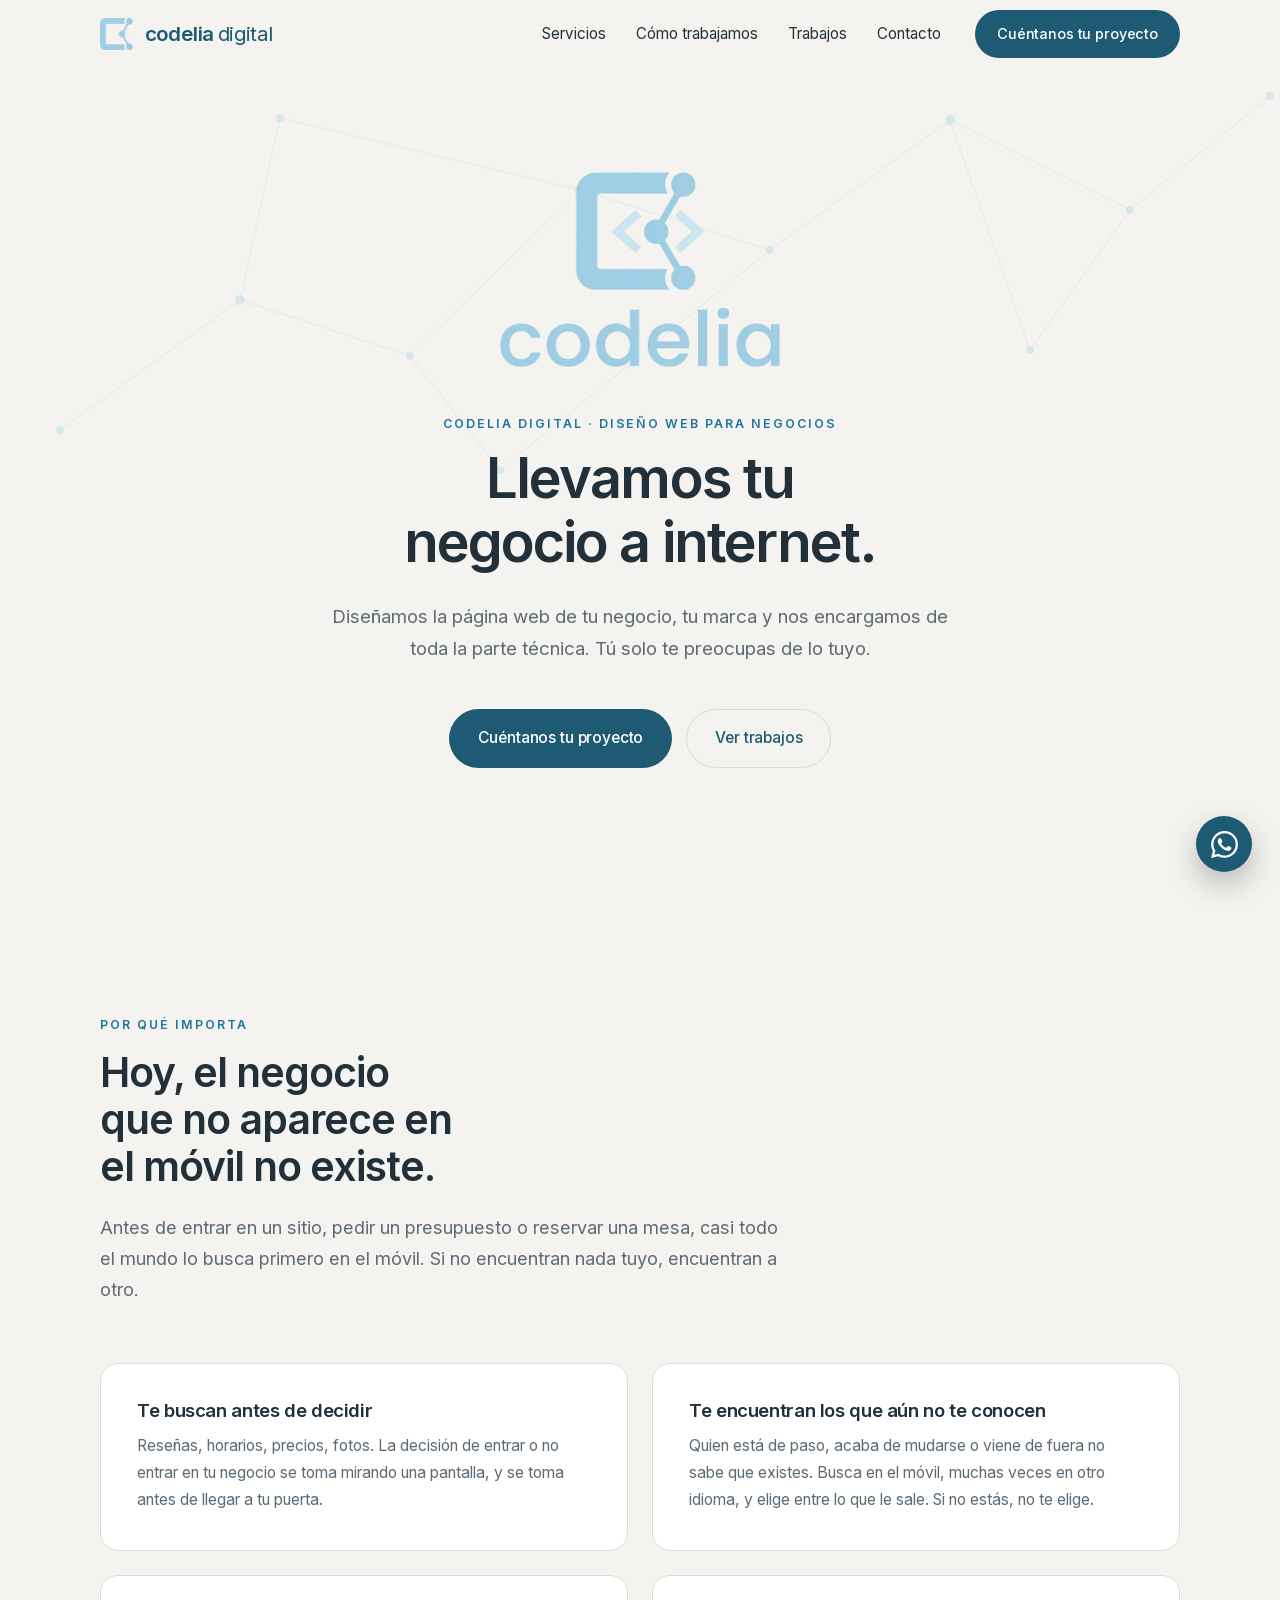
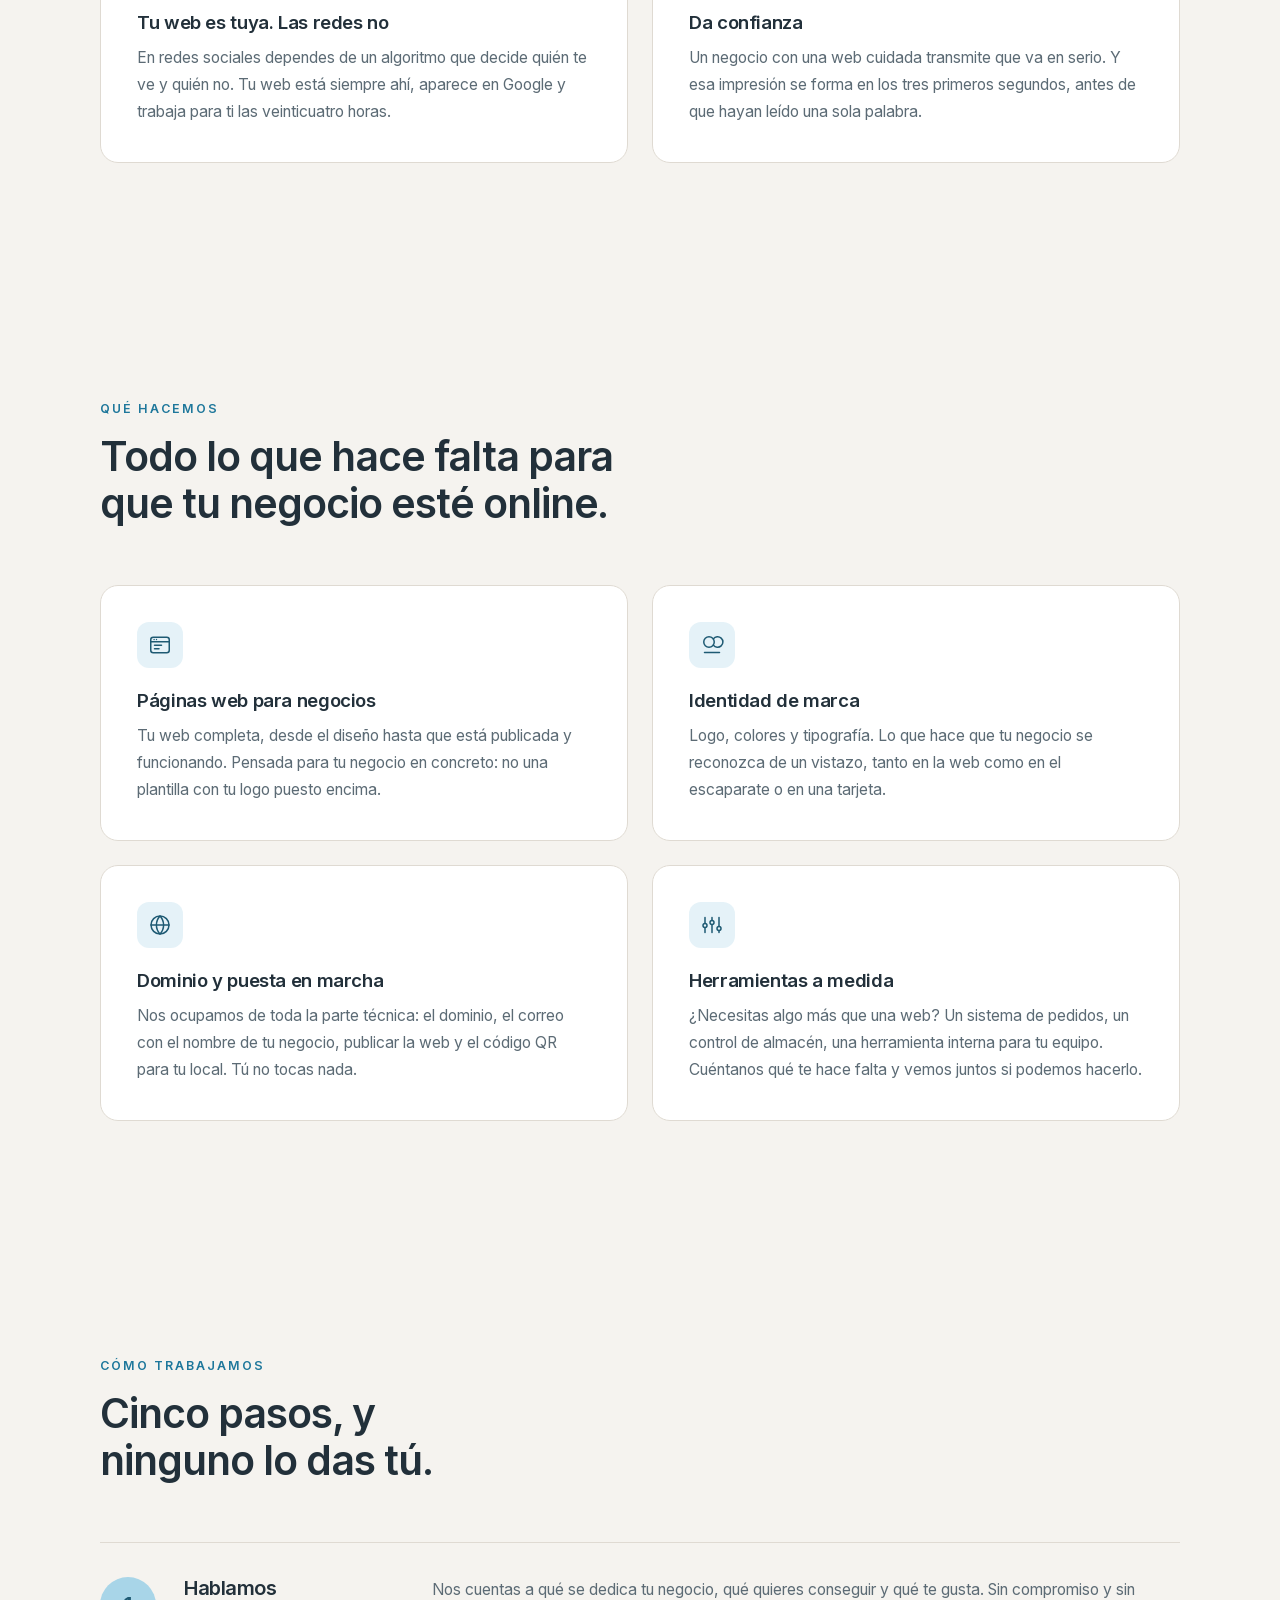
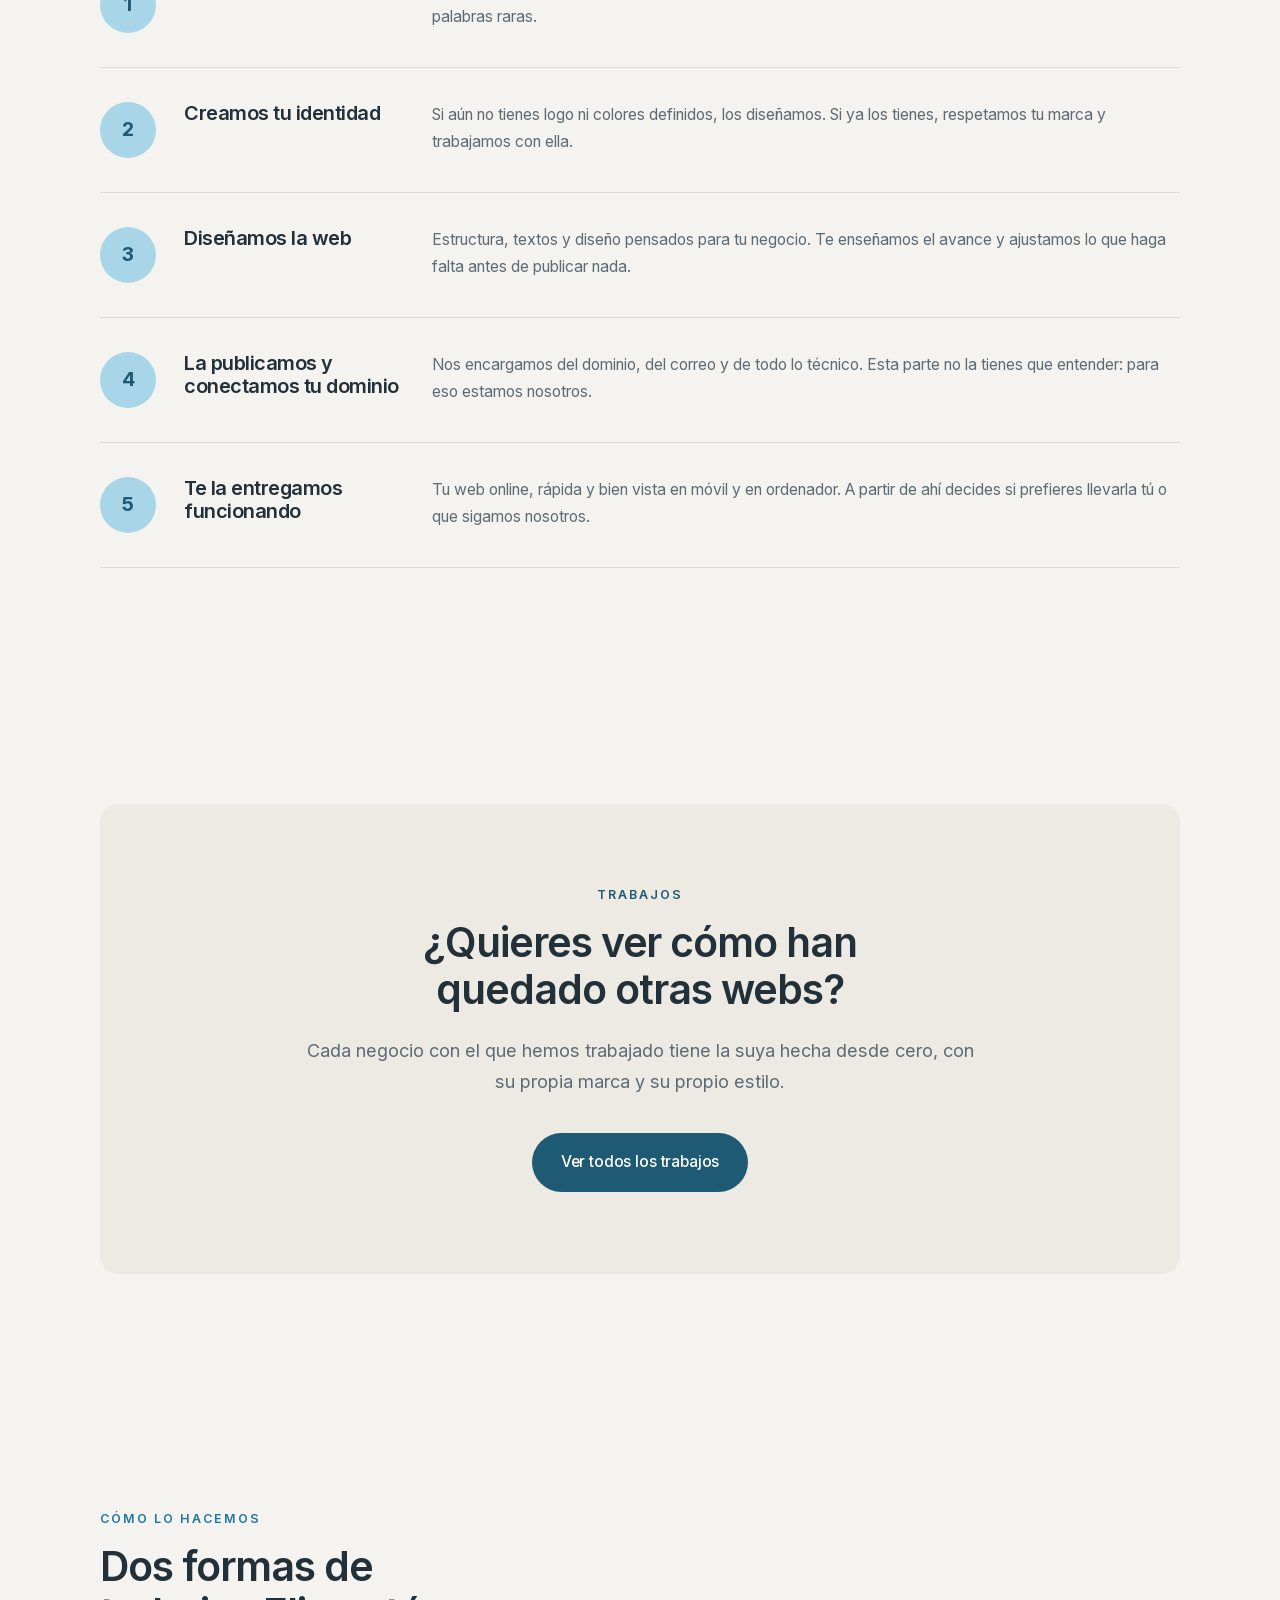
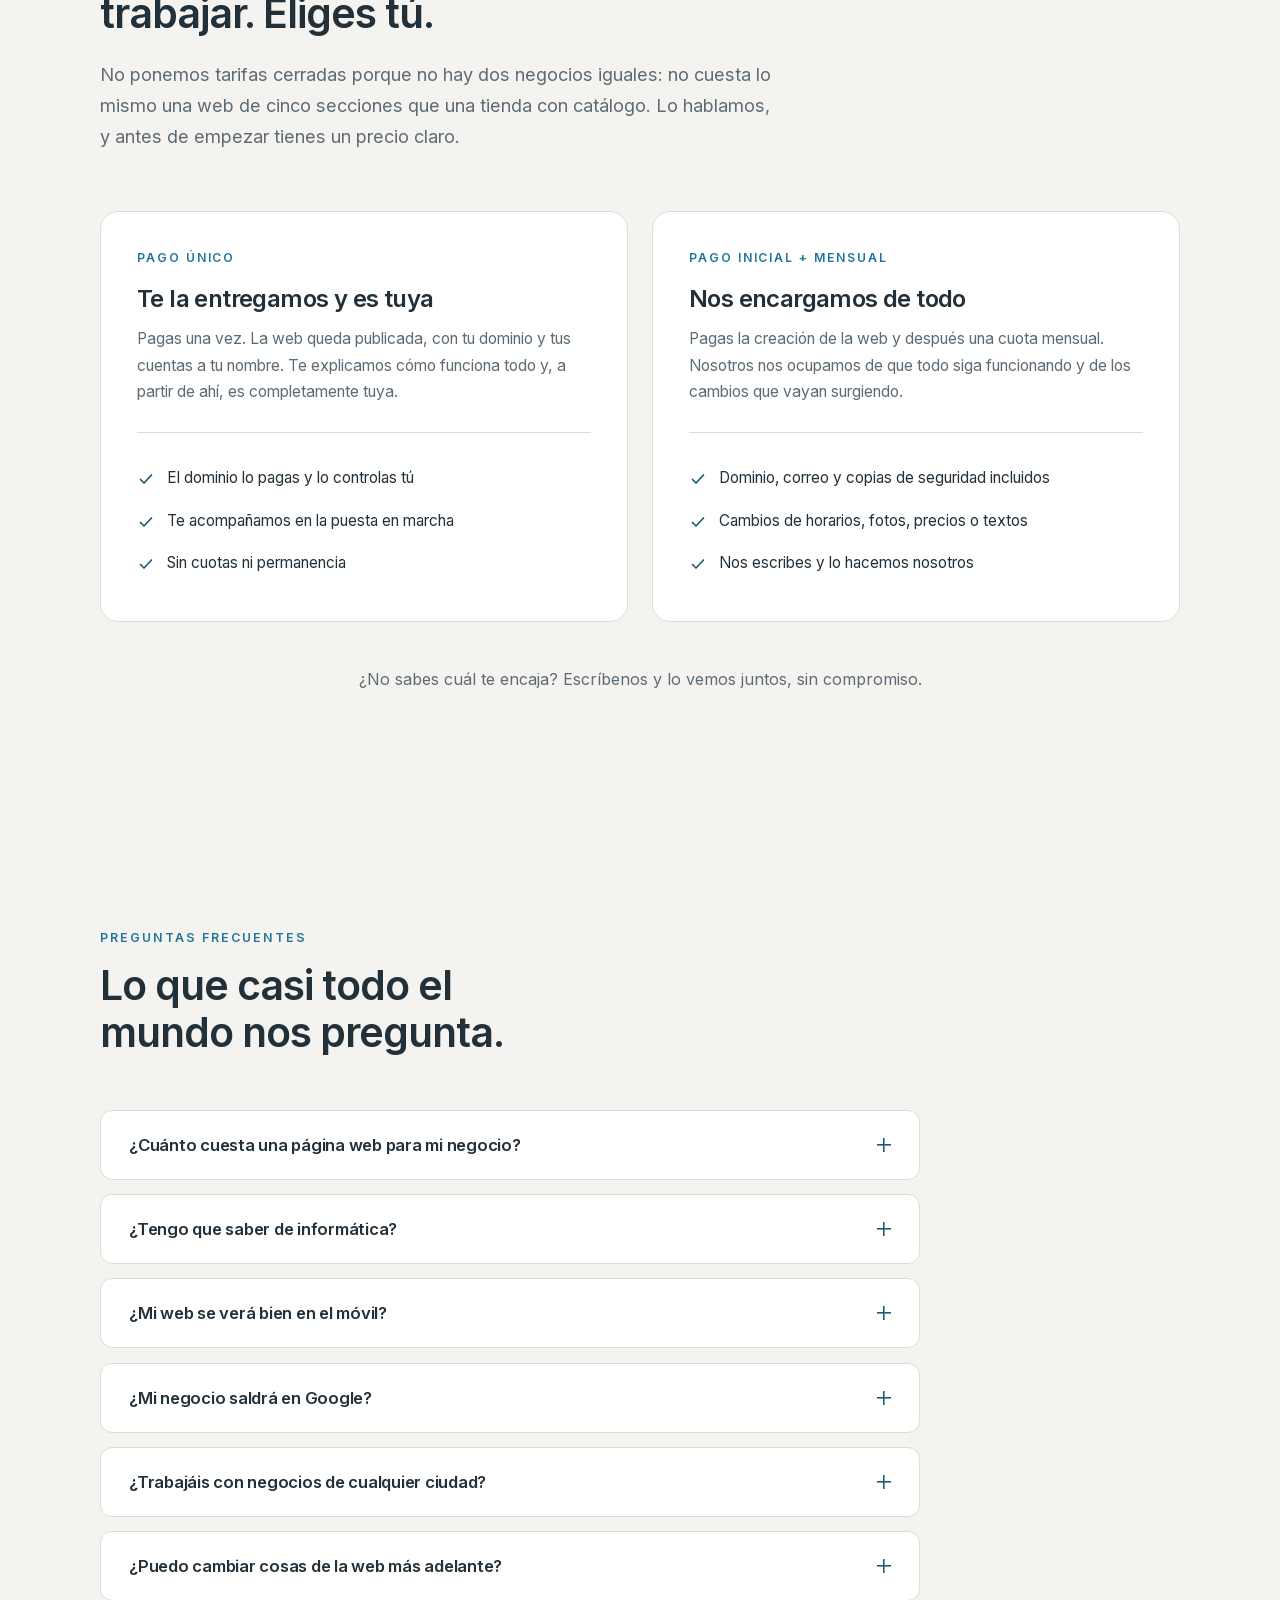
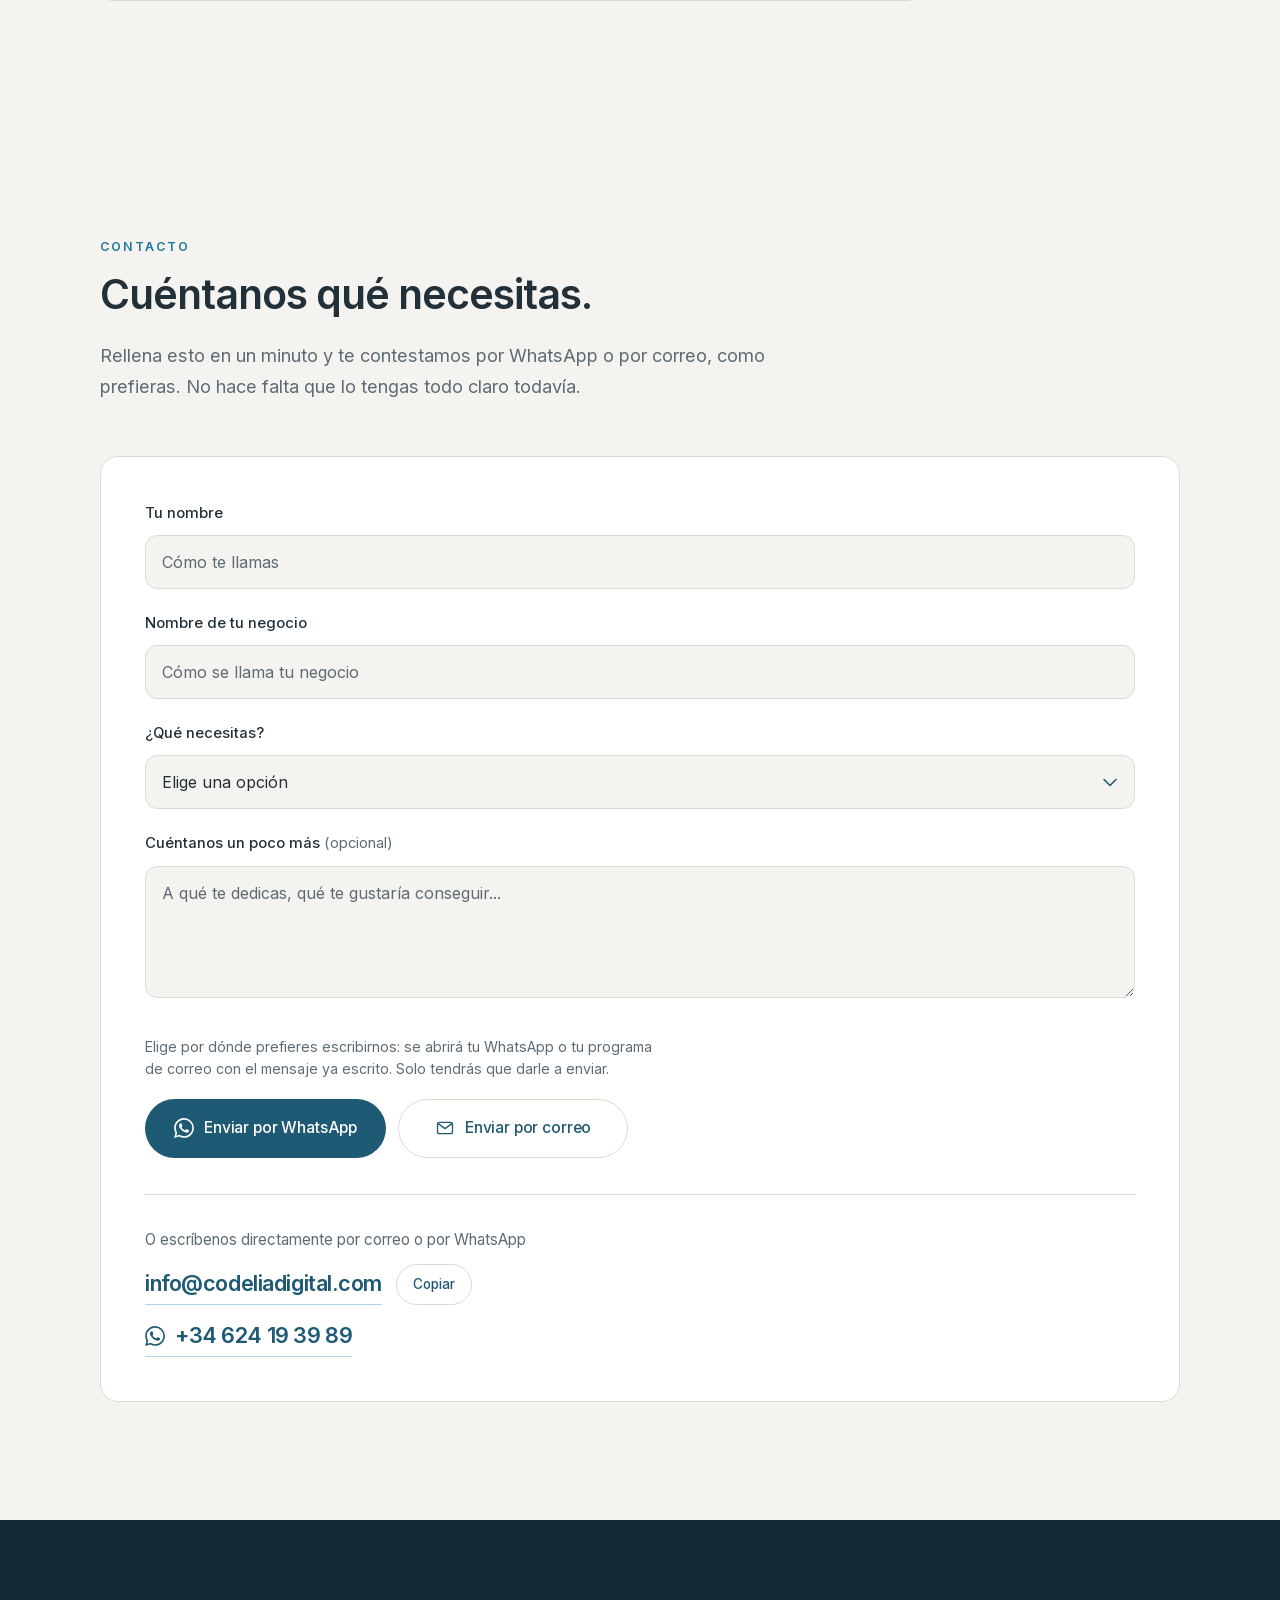
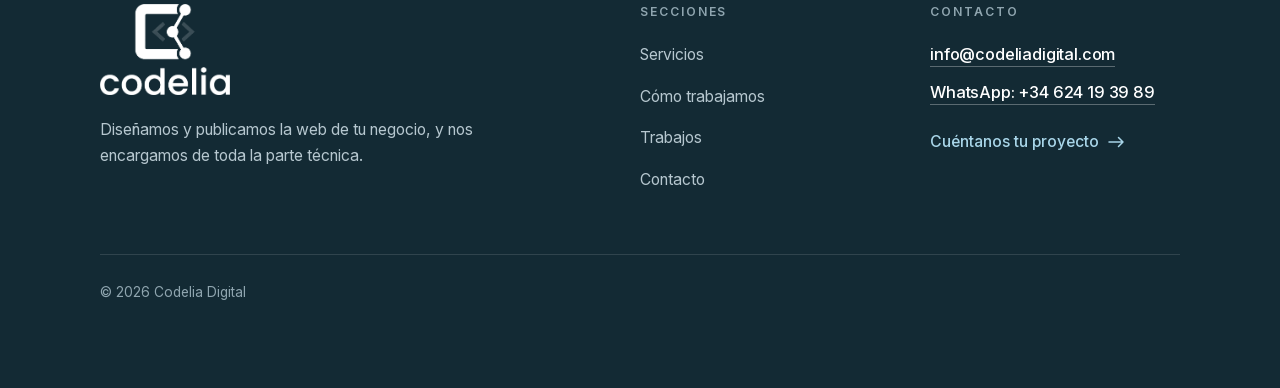
<file: index.html>
<!DOCTYPE html>
<html lang="es">
<head>
<meta charset="utf-8">
<meta name="viewport" content="width=device-width, initial-scale=1">

<title>Codelia Digital | Diseño de páginas web para negocios y pymes</title>
<meta name="description" content="Diseñamos la página web de tu negocio, tu logo y tu marca, y nos encargamos de todo lo técnico: dominio, correo y publicación. Para negocios de toda España.">
<link rel="canonical" href="https://codeliadigital.com/">
<meta name="robots" content="index, follow, max-image-preview:large">
<meta name="theme-color" content="#F5F3EF">

<link rel="icon" href="/favicon.ico" sizes="48x48">
<link rel="icon" type="image/png" sizes="96x96" href="/favicon-96.png">
<link rel="icon" type="image/png" sizes="512x512" href="/favicon.png">
<link rel="apple-touch-icon" href="favicon.png">
<link rel="sitemap" type="application/xml" href="/sitemap.xml">

<meta property="og:type" content="website">
<meta property="og:site_name" content="Codelia Digital">
<meta property="og:locale" content="es_ES">
<meta property="og:url" content="https://codeliadigital.com/">
<meta property="og:title" content="Codelia Digital | Diseño de páginas web para negocios y pymes">
<meta property="og:description" content="Diseñamos la página web de tu negocio, tu logo y tu marca, y nos encargamos de todo lo técnico: dominio, correo y publicación. Para negocios de toda España.">
<meta property="og:image" content="https://codeliadigital.com/img/og-codelia.png">
<meta property="og:image:width" content="1200">
<meta property="og:image:height" content="630">
<meta property="og:image:type" content="image/png">
<meta property="og:image:alt" content="Logo de Codelia">
<meta name="twitter:card" content="summary_large_image">
<meta name="twitter:title" content="Codelia Digital | Diseño de páginas web para negocios y pymes">
<meta name="twitter:description" content="Creamos la web de tu negocio y nos encargamos de todo lo técnico: diseño, marca, dominio y publicación.">
<meta name="twitter:image" content="https://codeliadigital.com/img/og-codelia.png">

<link rel="preload" href="fonts/inter-variable-latin.woff2" as="font" type="font/woff2" crossorigin>
<link rel="stylesheet" href="styles.css">
<script>document.documentElement.classList.add('con-js');</script>
</head>

<body>
<a class="salta-al-contenido" href="#contenido">Saltar al contenido</a>

<!-- ===================== Cabecera ===================== -->
<header class="cabecera" id="cabecera">
  <div class="contenedor cabecera__interior">

    <a class="marca" href="/">
      <img src="img/codelia-icono.webp" width="35" height="32" alt="" loading="eager" decoding="async">
      <span>codelia <span class="marca__apellido">digital</span></span>
    </a>

    <button class="hamburguesa" id="hamburguesa" type="button"
            aria-label="Abrir el menú" aria-expanded="false" aria-controls="navegacion">
      <span class="hamburguesa__barras"></span>
    </button>

    <nav class="navegacion" id="navegacion" aria-label="Menú principal">
      <ul class="navegacion__lista">
        <li><a class="navegacion__enlace" href="#servicios">Servicios</a></li>
        <li><a class="navegacion__enlace" href="#como-trabajamos">Cómo trabajamos</a></li>
        <li><a class="navegacion__enlace" href="trabajos.html">Trabajos</a></li>
        <li><a class="navegacion__enlace" href="#contacto">Contacto</a></li>
      </ul>
      <a class="boton boton--principal" href="#contacto">Cuéntanos tu proyecto</a>
    </nav>

  </div>
</header>

<main id="contenido">

  <!-- ===================== 1. Portada ===================== -->
  <section class="portada">

    <svg class="portada__adorno" viewBox="0 0 1400 520" fill="none" aria-hidden="true" focusable="false">
      <g stroke="#A8D5E8" stroke-width="1" opacity=".55">
        <path d="M120 430 L300 300 L470 356 L640 190 L830 250 L1010 120 L1190 210 L1330 96"/>
        <path d="M300 300 L340 118 L640 190"/>
        <path d="M470 356 L560 470 L830 250"/>
        <path d="M1010 120 L1090 350 L1190 210"/>
      </g>
      <g fill="#A8D5E8" opacity=".75">
        <circle cx="120" cy="430" r="4"/><circle cx="300" cy="300" r="5"/>
        <circle cx="340" cy="118" r="4"/><circle cx="470" cy="356" r="4"/>
        <circle cx="560" cy="470" r="4"/><circle cx="640" cy="190" r="5"/>
        <circle cx="830" cy="250" r="4"/><circle cx="1010" cy="120" r="5"/>
        <circle cx="1090" cy="350" r="4"/><circle cx="1190" cy="210" r="4"/>
        <circle cx="1330" cy="96" r="4"/>
      </g>
    </svg>

    <div class="contenedor portada__interior">
      <img class="portada__logo" src="img/codelia-logo.webp" width="614" height="427"
           alt="Codelia Digital" loading="eager" decoding="async" fetchpriority="high">

      <p class="antetitulo portada__antetitulo"><span>Codelia Digital ·</span> <span>Diseño web para negocios</span></p>
      <h1 class="portada__titular">Llevamos tu negocio a internet.</h1>

      <p class="portada__apoyo">
        Diseñamos la página web de tu negocio, tu marca y nos encargamos de toda la parte técnica.
        Tú solo te preocupas de lo tuyo.
      </p>

      <div class="portada__botones">
        <a class="boton boton--principal" href="#contacto">Cuéntanos tu proyecto</a>
        <a class="boton boton--secundario" href="trabajos.html">Ver trabajos</a>
      </div>
    </div>

  </section>

  <!-- ===================== 2. Por qué importa ===================== -->
  <section class="seccion" id="por-que">
    <div class="contenedor">

      <div class="aparece">
        <span class="antetitulo">Por qué importa</span>
        <h2 class="titular-seccion">Hoy, el negocio que no aparece en el móvil no existe.</h2>
        <p class="entradilla">
          Antes de entrar en un sitio, pedir un presupuesto o reservar una mesa, casi todo el mundo
          lo busca primero en el móvil. Si no encuentran nada tuyo, encuentran a otro.
        </p>
      </div>

      <div class="rejilla-2">

        <article class="tarjeta aparece">
          <h3 class="tarjeta__titulo">Te buscan antes de decidir</h3>
          <p class="tarjeta__texto">
            Reseñas, horarios, precios, fotos. La decisión de entrar o no entrar en tu negocio
            se toma mirando una pantalla, y se toma antes de llegar a tu puerta.
          </p>
        </article>

        <article class="tarjeta aparece">
          <h3 class="tarjeta__titulo">Te encuentran los que aún no te conocen</h3>
          <p class="tarjeta__texto">
            Quien está de paso, acaba de mudarse o viene de fuera no sabe que existes.
            Busca en el móvil, muchas veces en otro idioma, y elige entre lo que le sale.
            Si no estás, no te elige.
          </p>
        </article>

        <article class="tarjeta aparece">
          <h3 class="tarjeta__titulo">Tu web es tuya. Las redes no</h3>
          <p class="tarjeta__texto">
            En redes sociales dependes de un algoritmo que decide quién te ve y quién no.
            Tu web está siempre ahí, aparece en Google y trabaja para ti las veinticuatro horas.
          </p>
        </article>

        <article class="tarjeta aparece">
          <h3 class="tarjeta__titulo">Da confianza</h3>
          <p class="tarjeta__texto">
            Un negocio con una web cuidada transmite que va en serio. Y esa impresión se forma
            en los tres primeros segundos, antes de que hayan leído una sola palabra.
          </p>
        </article>

      </div>
    </div>
  </section>

  <!-- ===================== 3. Qué hacemos ===================== -->
  <section class="seccion" id="servicios">
    <div class="contenedor">

      <div class="aparece">
        <span class="antetitulo">Qué hacemos</span>
        <h2 class="titular-seccion">Todo lo que hace falta para que tu negocio esté online.</h2>
      </div>

      <div class="rejilla-2">

        <article class="tarjeta aparece">
          <span class="tarjeta__icono">
            <svg viewBox="0 0 24 24" fill="none" stroke="currentColor" stroke-width="1.5"
                 stroke-linecap="round" stroke-linejoin="round" aria-hidden="true" focusable="false">
              <rect x="2.75" y="4.25" width="18.5" height="15.5" rx="2.5"/>
              <path d="M2.75 8.75h18.5"/>
              <circle cx="6.1" cy="6.5" r=".7" fill="currentColor" stroke="none"/>
              <circle cx="8.5" cy="6.5" r=".7" fill="currentColor" stroke="none"/>
              <path d="M6.5 12.25h7M6.5 15.75h4.5"/>
            </svg>
          </span>
          <h3 class="tarjeta__titulo">Páginas web para negocios</h3>
          <p class="tarjeta__texto">
            Tu web completa, desde el diseño hasta que está publicada y funcionando.
            Pensada para tu negocio en concreto: no una plantilla con tu logo puesto encima.
          </p>
        </article>

        <article class="tarjeta aparece">
          <span class="tarjeta__icono">
            <svg viewBox="0 0 24 24" fill="none" stroke="currentColor" stroke-width="1.5"
                 stroke-linecap="round" stroke-linejoin="round" aria-hidden="true" focusable="false">
              <circle cx="9" cy="9" r="5.25"/>
              <path d="M13.4 12.1a5.25 5.25 0 1 0 0-6.2"/>
              <path d="M4.5 19.5h15"/>
            </svg>
          </span>
          <h3 class="tarjeta__titulo">Identidad de marca</h3>
          <p class="tarjeta__texto">
            Logo, colores y tipografía. Lo que hace que tu negocio se reconozca de un vistazo,
            tanto en la web como en el escaparate o en una tarjeta.
          </p>
        </article>

        <article class="tarjeta aparece">
          <span class="tarjeta__icono">
            <svg viewBox="0 0 24 24" fill="none" stroke="currentColor" stroke-width="1.5"
                 stroke-linecap="round" stroke-linejoin="round" aria-hidden="true" focusable="false">
              <circle cx="12" cy="12" r="9"/>
              <path d="M3 12h18"/>
              <path d="M12 3c2.4 2.6 3.6 5.6 3.6 9s-1.2 6.4-3.6 9c-2.4-2.6-3.6-5.6-3.6-9S9.6 5.6 12 3Z"/>
            </svg>
          </span>
          <h3 class="tarjeta__titulo">Dominio y puesta en marcha</h3>
          <p class="tarjeta__texto">
            Nos ocupamos de toda la parte técnica: el dominio, el correo con el nombre de tu negocio,
            publicar la web y el código QR para tu local. Tú no tocas nada.
          </p>
        </article>

        <article class="tarjeta aparece">
          <span class="tarjeta__icono">
            <svg viewBox="0 0 24 24" fill="none" stroke="currentColor" stroke-width="1.5"
                 stroke-linecap="round" stroke-linejoin="round" aria-hidden="true" focusable="false">
              <path d="M5 4.5v6M5 14.5v5M12 4.5v3M12 11.5v8M19 4.5v9M19 17.5v2"/>
              <circle cx="5" cy="12.5" r="2"/>
              <circle cx="12" cy="9.5" r="2"/>
              <circle cx="19" cy="15.5" r="2"/>
            </svg>
          </span>
          <h3 class="tarjeta__titulo">Herramientas a medida</h3>
          <p class="tarjeta__texto">
            ¿Necesitas algo más que una web? Un sistema de pedidos, un control de almacén,
            una herramienta interna para tu equipo. Cuéntanos qué te hace falta y vemos juntos
            si podemos hacerlo.
          </p>
        </article>

      </div>
    </div>
  </section>

  <!-- ===================== 4. Cómo trabajamos ===================== -->
  <section class="seccion" id="como-trabajamos">
    <div class="contenedor">

      <div class="aparece">
        <span class="antetitulo">Cómo trabajamos</span>
        <h2 class="titular-seccion">Cinco pasos, y ninguno lo das tú.</h2>
      </div>

      <ol class="pasos">

        <li class="paso aparece">
          <span class="paso__numero" aria-hidden="true">1</span>
          <h3 class="paso__titulo">Hablamos</h3>
          <p class="paso__texto">
            Nos cuentas a qué se dedica tu negocio, qué quieres conseguir y qué te gusta.
            Sin compromiso y sin palabras raras.
          </p>
        </li>

        <li class="paso aparece">
          <span class="paso__numero" aria-hidden="true">2</span>
          <h3 class="paso__titulo">Creamos tu identidad</h3>
          <p class="paso__texto">
            Si aún no tienes logo ni colores definidos, los diseñamos.
            Si ya los tienes, respetamos tu marca y trabajamos con ella.
          </p>
        </li>

        <li class="paso aparece">
          <span class="paso__numero" aria-hidden="true">3</span>
          <h3 class="paso__titulo">Diseñamos la web</h3>
          <p class="paso__texto">
            Estructura, textos y diseño pensados para tu negocio. Te enseñamos el avance
            y ajustamos lo que haga falta antes de publicar nada.
          </p>
        </li>

        <li class="paso aparece">
          <span class="paso__numero" aria-hidden="true">4</span>
          <h3 class="paso__titulo">La publicamos y conectamos tu dominio</h3>
          <p class="paso__texto">
            Nos encargamos del dominio, del correo y de todo lo técnico.
            Esta parte no la tienes que entender: para eso estamos nosotros.
          </p>
        </li>

        <li class="paso aparece">
          <span class="paso__numero" aria-hidden="true">5</span>
          <h3 class="paso__titulo">Te la entregamos funcionando</h3>
          <p class="paso__texto">
            Tu web online, rápida y bien vista en móvil y en ordenador. A partir de ahí
            decides si prefieres llevarla tú o que sigamos nosotros.
          </p>
        </li>

      </ol>
    </div>
  </section>

  <!-- ===================== 5. Trabajos (solo la llamada) ===================== -->
  <section class="seccion" id="trabajos">
    <div class="contenedor">

      <div class="franja centrado aparece">
        <span class="antetitulo">Trabajos</span>
        <h2 class="titular-seccion">¿Quieres ver cómo han quedado otras webs?</h2>
        <p class="entradilla">
          Cada negocio con el que hemos trabajado tiene la suya hecha desde cero,
          con su propia marca y su propio estilo.
        </p>
        <a class="boton boton--principal franja__boton" href="trabajos.html">Ver todos los trabajos</a>
      </div>

    </div>
  </section>

  <!-- ===================== 6. Dos formas de trabajar ===================== -->
  <section class="seccion" id="formas">
    <div class="contenedor">

      <div class="aparece">
        <span class="antetitulo">Cómo lo hacemos</span>
        <h2 class="titular-seccion">Dos formas de trabajar. Eliges tú.</h2>
        <p class="entradilla">
          No ponemos tarifas cerradas porque no hay dos negocios iguales: no cuesta lo mismo
          una web de cinco secciones que una tienda con catálogo. Lo hablamos, y antes de
          empezar tienes un precio claro.
        </p>
      </div>

      <div class="rejilla-2">

        <article class="tarjeta modalidad aparece">
          <span class="modalidad__etiqueta">Pago único</span>
          <h3 class="modalidad__titulo">Te la entregamos y es tuya</h3>
          <p class="modalidad__texto">
            Pagas una vez. La web queda publicada, con tu dominio y tus cuentas a tu nombre.
            Te explicamos cómo funciona todo y, a partir de ahí, es completamente tuya.
          </p>
          <ul class="lista-marcas">
            <li>
              <svg viewBox="0 0 18 18" fill="none" stroke="currentColor" stroke-width="1.7"
                   stroke-linecap="round" stroke-linejoin="round" aria-hidden="true" focusable="false">
                <path d="M3.5 9.5 7 13l7.5-8"/>
              </svg>
              <span>El dominio lo pagas y lo controlas tú</span>
            </li>
            <li>
              <svg viewBox="0 0 18 18" fill="none" stroke="currentColor" stroke-width="1.7"
                   stroke-linecap="round" stroke-linejoin="round" aria-hidden="true" focusable="false">
                <path d="M3.5 9.5 7 13l7.5-8"/>
              </svg>
              <span>Te acompañamos en la puesta en marcha</span>
            </li>
            <li>
              <svg viewBox="0 0 18 18" fill="none" stroke="currentColor" stroke-width="1.7"
                   stroke-linecap="round" stroke-linejoin="round" aria-hidden="true" focusable="false">
                <path d="M3.5 9.5 7 13l7.5-8"/>
              </svg>
              <span>Sin cuotas ni permanencia</span>
            </li>
          </ul>
        </article>

        <article class="tarjeta modalidad aparece">
          <span class="modalidad__etiqueta">Pago inicial + mensual</span>
          <h3 class="modalidad__titulo">Nos encargamos de todo</h3>
          <p class="modalidad__texto">
            Pagas la creación de la web y después una cuota mensual. Nosotros nos ocupamos
            de que todo siga funcionando y de los cambios que vayan surgiendo.
          </p>
          <ul class="lista-marcas">
            <li>
              <svg viewBox="0 0 18 18" fill="none" stroke="currentColor" stroke-width="1.7"
                   stroke-linecap="round" stroke-linejoin="round" aria-hidden="true" focusable="false">
                <path d="M3.5 9.5 7 13l7.5-8"/>
              </svg>
              <span>Dominio, correo y copias de seguridad incluidos</span>
            </li>
            <li>
              <svg viewBox="0 0 18 18" fill="none" stroke="currentColor" stroke-width="1.7"
                   stroke-linecap="round" stroke-linejoin="round" aria-hidden="true" focusable="false">
                <path d="M3.5 9.5 7 13l7.5-8"/>
              </svg>
              <span>Cambios de horarios, fotos, precios o textos</span>
            </li>
            <li>
              <svg viewBox="0 0 18 18" fill="none" stroke="currentColor" stroke-width="1.7"
                   stroke-linecap="round" stroke-linejoin="round" aria-hidden="true" focusable="false">
                <path d="M3.5 9.5 7 13l7.5-8"/>
              </svg>
              <span>Nos escribes y lo hacemos nosotros</span>
            </li>
          </ul>
        </article>

      </div>

      <p class="nota-centrada aparece">
        ¿No sabes cuál te encaja? Escríbenos y lo vemos juntos, sin compromiso.
      </p>

    </div>
  </section>

  <!-- ===================== 7. Preguntas frecuentes ===================== -->
  <section class="seccion" id="preguntas">
    <div class="contenedor">

      <div class="aparece">
        <span class="antetitulo">Preguntas frecuentes</span>
        <h2 class="titular-seccion">Lo que casi todo el mundo nos pregunta.</h2>
      </div>

      <div class="preguntas">

        <details class="pregunta aparece">
          <summary class="pregunta__titulo">¿Cuánto cuesta una página web para mi negocio?</summary>
          <p class="pregunta__texto">
            Depende de lo que necesites: no cuesta lo mismo una web de presentación que una tienda
            con catálogo. Nos cuentas tu idea y, antes de empezar, te damos un precio claro y cerrado.
            Sin sorpresas a mitad de camino.
          </p>
        </details>

        <details class="pregunta aparece">
          <summary class="pregunta__titulo">¿Tengo que saber de informática?</summary>
          <p class="pregunta__texto">
            No. El dominio, el correo, la publicación y todo lo técnico corre de nuestra cuenta.
            Tú nos hablas de tu negocio y nosotros nos encargamos del resto, explicándotelo
            todo con palabras normales.
          </p>
        </details>

        <details class="pregunta aparece">
          <summary class="pregunta__titulo">¿Mi web se verá bien en el móvil?</summary>
          <p class="pregunta__texto">
            Sí. La mayoría de la gente te va a buscar desde el móvil, así que diseñamos cada web
            pensando primero en la pantalla pequeña y después en el ordenador.
          </p>
        </details>

        <details class="pregunta aparece">
          <summary class="pregunta__titulo">¿Mi negocio saldrá en Google?</summary>
          <p class="pregunta__texto">
            Preparamos tu web para que Google la entienda bien: títulos, descripciones, velocidad
            y una estructura clara. Salir el primero depende de muchas cosas, pero una web rápida
            y bien hecha es el punto de partida.
          </p>
        </details>

        <details class="pregunta aparece">
          <summary class="pregunta__titulo">¿Trabajáis con negocios de cualquier ciudad?</summary>
          <p class="pregunta__texto">
            Sí, con negocios de toda España. Todo el proceso se puede hacer a distancia:
            hablamos, te enseñamos los avances y te entregamos la web funcionando.
          </p>
        </details>

        <details class="pregunta aparece">
          <summary class="pregunta__titulo">¿Puedo cambiar cosas de la web más adelante?</summary>
          <p class="pregunta__texto">
            Claro. Si eliges el pago único, la web es tuya y puedes llevarla como quieras.
            Si eliges la cuota mensual, nos escribes y hacemos nosotros los cambios de horarios,
            fotos, precios o textos.
          </p>
        </details>

      </div>
    </div>
  </section>

  <!-- ===================== 8. Contacto ===================== -->
  <section class="seccion" id="contacto">
    <div class="contenedor">

      <div class="aparece">
        <span class="antetitulo">Contacto</span>
        <h2 class="titular-seccion">Cuéntanos qué necesitas.</h2>
        <p class="entradilla">
          Rellena esto en un minuto y te contestamos por WhatsApp o por correo, como prefieras.
          No hace falta que lo tengas todo claro todavía.
        </p>
      </div>

      <div class="contacto__caja aparece">

        <form id="formulario-contacto">

          <div class="campo">
            <label for="nombre">Tu nombre</label>
            <input type="text" id="nombre" name="nombre" required autocomplete="name"
                   placeholder="Cómo te llamas">
          </div>

          <div class="campo">
            <label for="negocio">Nombre de tu negocio</label>
            <input type="text" id="negocio" name="negocio" required autocomplete="organization"
                   placeholder="Cómo se llama tu negocio">
          </div>

          <div class="campo">
            <label for="servicio">¿Qué necesitas?</label>
            <select id="servicio" name="servicio" required>
              <option value="" disabled selected>Elige una opción</option>
              <option>Una página web</option>
              <option>Logo e identidad de marca</option>
              <option>Una herramienta a medida</option>
              <option>Aún no lo tengo claro</option>
            </select>
          </div>

          <div class="campo">
            <label for="extra">Cuéntanos un poco más <span class="campo__opcional">(opcional)</span></label>
            <textarea id="extra" name="extra" maxlength="600"
                      placeholder="A qué te dedicas, qué te gustaría conseguir..."></textarea>
          </div>

          <div class="contacto__envio">
            <p class="aviso-correo">
              Elige por dónde prefieres escribirnos: se abrirá tu WhatsApp o tu programa de correo
              con el mensaje ya escrito. Solo tendrás que darle a enviar.
            </p>
            <div class="contacto__botones">
              <button class="boton boton--principal" type="submit" data-canal="whatsapp">
                <svg viewBox="0 0 24 24" fill="currentColor" aria-hidden="true" focusable="false"><path d="M17.472 14.382c-.297-.149-1.758-.867-2.03-.967-.273-.099-.471-.148-.67.15-.197.297-.767.966-.94 1.164-.173.199-.347.223-.644.075-.297-.15-1.255-.463-2.39-1.475-.883-.788-1.48-1.761-1.653-2.059-.173-.297-.018-.458.13-.606.134-.133.298-.347.446-.52.149-.174.198-.298.298-.497.099-.198.05-.371-.025-.52-.075-.149-.669-1.612-.916-2.207-.242-.579-.487-.5-.669-.51-.173-.008-.371-.01-.57-.01-.198 0-.52.074-.792.372-.272.297-1.04 1.016-1.04 2.479 0 1.462 1.065 2.875 1.213 3.074.149.198 2.096 3.2 5.077 4.487.709.306 1.262.489 1.694.625.712.227 1.36.195 1.871.118.571-.085 1.758-.719 2.006-1.413.248-.694.248-1.289.173-1.413-.074-.124-.272-.198-.57-.347m-5.421 7.403h-.004a9.87 9.87 0 0 1-5.031-1.378l-.361-.214-3.741.982.998-3.648-.235-.374a9.86 9.86 0 0 1-1.51-5.26c.001-5.45 4.436-9.884 9.888-9.884 2.64 0 5.122 1.03 6.988 2.898a9.825 9.825 0 0 1 2.893 6.994c-.003 5.45-4.437 9.884-9.885 9.884m8.413-18.297A11.815 11.815 0 0 0 12.050 0C5.495 0 .16 5.335.157 11.892c0 2.096.547 4.142 1.588 5.945L.057 24l6.305-1.654a11.882 11.882 0 0 0 5.683 1.448h.005c6.554 0 11.89-5.335 11.893-11.893a11.821 11.821 0 0 0-3.48-8.413z"/></svg>
                Enviar por WhatsApp
              </button>
              <button class="boton boton--secundario" type="submit" data-canal="correo">
                <svg viewBox="0 0 24 24" fill="none" stroke="currentColor" stroke-width="1.6"
                     stroke-linecap="round" stroke-linejoin="round" aria-hidden="true" focusable="false">
                  <rect x="3" y="5.25" width="18" height="13.5" rx="2.25"/>
                  <path d="m3.75 6.75 8.25 6 8.25-6"/>
                </svg>
                Enviar por correo
              </button>
            </div>
          </div>

        </form>

        <div class="plan-b">
          <p class="plan-b__texto">O escríbenos directamente por correo o por WhatsApp</p>
          <div class="plan-b__fila">
            <a class="plan-b__correo" id="correo-codelia" href="mailto:info@codeliadigital.com">info@codeliadigital.com</a>
            <button class="boton-copiar" id="boton-copiar" type="button"
                    data-correo="info@codeliadigital.com" aria-live="polite">
              <svg viewBox="0 0 18 18" fill="none" stroke="currentColor" stroke-width="2"
                   stroke-linecap="round" stroke-linejoin="round" aria-hidden="true" focusable="false">
                <path d="M3.5 9.5 7 13l7.5-8"/>
              </svg>
              <span id="boton-copiar-texto">Copiar</span>
            </button>
          </div>
          <div class="plan-b__fila">
            <a class="plan-b__correo plan-b__whatsapp" href="https://wa.me/34624193989?text=Hola%2C%20Codelia.%20Os%20escribo%20desde%20vuestra%20web."
               target="_blank" rel="noopener">
              <svg viewBox="0 0 24 24" fill="currentColor" aria-hidden="true" focusable="false"><path d="M17.472 14.382c-.297-.149-1.758-.867-2.03-.967-.273-.099-.471-.148-.67.15-.197.297-.767.966-.94 1.164-.173.199-.347.223-.644.075-.297-.15-1.255-.463-2.39-1.475-.883-.788-1.48-1.761-1.653-2.059-.173-.297-.018-.458.13-.606.134-.133.298-.347.446-.52.149-.174.198-.298.298-.497.099-.198.05-.371-.025-.52-.075-.149-.669-1.612-.916-2.207-.242-.579-.487-.5-.669-.51-.173-.008-.371-.01-.57-.01-.198 0-.52.074-.792.372-.272.297-1.04 1.016-1.04 2.479 0 1.462 1.065 2.875 1.213 3.074.149.198 2.096 3.2 5.077 4.487.709.306 1.262.489 1.694.625.712.227 1.36.195 1.871.118.571-.085 1.758-.719 2.006-1.413.248-.694.248-1.289.173-1.413-.074-.124-.272-.198-.57-.347m-5.421 7.403h-.004a9.87 9.87 0 0 1-5.031-1.378l-.361-.214-3.741.982.998-3.648-.235-.374a9.86 9.86 0 0 1-1.51-5.26c.001-5.45 4.436-9.884 9.888-9.884 2.64 0 5.122 1.03 6.988 2.898a9.825 9.825 0 0 1 2.893 6.994c-.003 5.45-4.437 9.884-9.885 9.884m8.413-18.297A11.815 11.815 0 0 0 12.050 0C5.495 0 .16 5.335.157 11.892c0 2.096.547 4.142 1.588 5.945L.057 24l6.305-1.654a11.882 11.882 0 0 0 5.683 1.448h.005c6.554 0 11.89-5.335 11.893-11.893a11.821 11.821 0 0 0-3.48-8.413z"/></svg>
              +34 624 19 39 89
            </a>
          </div>
        </div>

      </div>
    </div>
  </section>

</main>

<!-- Botón flotante de WhatsApp -->
<a class="flotante" href="https://wa.me/34624193989?text=Hola%2C%20Codelia.%20Os%20escribo%20desde%20vuestra%20web." target="_blank" rel="noopener"
   aria-label="Escríbenos por WhatsApp">
  <svg viewBox="0 0 24 24" fill="currentColor" aria-hidden="true" focusable="false"><path d="M17.472 14.382c-.297-.149-1.758-.867-2.03-.967-.273-.099-.471-.148-.67.15-.197.297-.767.966-.94 1.164-.173.199-.347.223-.644.075-.297-.15-1.255-.463-2.39-1.475-.883-.788-1.48-1.761-1.653-2.059-.173-.297-.018-.458.13-.606.134-.133.298-.347.446-.52.149-.174.198-.298.298-.497.099-.198.05-.371-.025-.52-.075-.149-.669-1.612-.916-2.207-.242-.579-.487-.5-.669-.51-.173-.008-.371-.01-.57-.01-.198 0-.52.074-.792.372-.272.297-1.04 1.016-1.04 2.479 0 1.462 1.065 2.875 1.213 3.074.149.198 2.096 3.2 5.077 4.487.709.306 1.262.489 1.694.625.712.227 1.36.195 1.871.118.571-.085 1.758-.719 2.006-1.413.248-.694.248-1.289.173-1.413-.074-.124-.272-.198-.57-.347m-5.421 7.403h-.004a9.87 9.87 0 0 1-5.031-1.378l-.361-.214-3.741.982.998-3.648-.235-.374a9.86 9.86 0 0 1-1.51-5.26c.001-5.45 4.436-9.884 9.888-9.884 2.64 0 5.122 1.03 6.988 2.898a9.825 9.825 0 0 1 2.893 6.994c-.003 5.45-4.437 9.884-9.885 9.884m8.413-18.297A11.815 11.815 0 0 0 12.050 0C5.495 0 .16 5.335.157 11.892c0 2.096.547 4.142 1.588 5.945L.057 24l6.305-1.654a11.882 11.882 0 0 0 5.683 1.448h.005c6.554 0 11.89-5.335 11.893-11.893a11.821 11.821 0 0 0-3.48-8.413z"/></svg>
</a>

<!-- ===================== 9. Pie de página ===================== -->
<footer class="pie">
  <div class="contenedor">

    <div class="pie__columnas">

      <div class="pie__marca">
        <img class="pie__logo" src="img/codelia-logo-blanco.webp" width="614" height="427"
             alt="Codelia" loading="lazy" decoding="async">
        <p class="pie__lema">
          Diseñamos y publicamos la web de tu negocio, y nos encargamos
          de toda la parte técnica.
        </p>
      </div>

      <nav class="pie__bloque" aria-labelledby="pie-secciones">
        <h2 class="pie__encabezado" id="pie-secciones">Secciones</h2>
        <ul class="pie__lista">
          <li><a href="#servicios">Servicios</a></li>
          <li><a href="#como-trabajamos">Cómo trabajamos</a></li>
          <li><a href="trabajos.html">Trabajos</a></li>
          <li><a href="#contacto">Contacto</a></li>
        </ul>
      </nav>

      <div class="pie__bloque">
        <h2 class="pie__encabezado">Contacto</h2>
        <p class="pie__correo"><a href="mailto:info@codeliadigital.com">info@codeliadigital.com</a></p>
        <p class="pie__correo pie__whatsapp"><a href="https://wa.me/34624193989?text=Hola%2C%20Codelia.%20Os%20escribo%20desde%20vuestra%20web." target="_blank" rel="noopener">WhatsApp: +34 624 19 39 89</a></p>
        <a class="pie__destacado" href="#contacto">
          Cuéntanos tu proyecto
          <svg width="17" height="12" viewBox="0 0 17 12" fill="none" stroke="currentColor"
                 stroke-width="1.5" stroke-linecap="round" stroke-linejoin="round"
                 aria-hidden="true" focusable="false">
              <path d="M1 6h14M10.5 1.5 15 6l-4.5 4.5"/>
            </svg>
        </a>
      </div>

    </div>

    <div class="pie__franja">© 2026 Codelia Digital</div>

  </div>
</footer>

<script type="application/ld+json">
{
  "@context": "https://schema.org",
  "@graph": [
    {
      "@type": "Organization",
      "@id": "https://codeliadigital.com/#organizacion",
      "name": "Codelia Digital",
      "alternateName": "Codelia",
      "description": "Diseño y creación de páginas web para negocios: web, identidad de marca, dominio, correo y herramientas a medida.",
      "url": "https://codeliadigital.com/",
      "email": "info@codeliadigital.com",
      "telephone": "+34624193989",
      "logo": "https://codeliadigital.com/favicon.png",
      "image": "https://codeliadigital.com/img/og-codelia.png",
      "sameAs": ["https://www.instagram.com/codeliadigital/"],
      "areaServed": { "@type": "Country", "name": "España" },
      "knowsLanguage": "es",
      "contactPoint": {
        "@type": "ContactPoint",
        "contactType": "customer service",
        "email": "info@codeliadigital.com",
        "telephone": "+34624193989",
        "availableLanguage": "es"
      },
      "hasOfferCatalog": {
        "@type": "OfferCatalog",
        "name": "Servicios de Codelia",
        "itemListElement": [
          { "@type": "Offer", "itemOffered": { "@type": "Service", "name": "Diseño de páginas web para negocios" } },
          { "@type": "Offer", "itemOffered": { "@type": "Service", "name": "Logo e identidad de marca" } },
          { "@type": "Offer", "itemOffered": { "@type": "Service", "name": "Dominio, correo y publicación de la web" } },
          { "@type": "Offer", "itemOffered": { "@type": "Service", "name": "Herramientas a medida para negocios" } }
        ]
      }
    },
    {
      "@type": "WebSite",
      "@id": "https://codeliadigital.com/#web",
      "url": "https://codeliadigital.com/",
      "name": "Codelia Digital",
      "inLanguage": "es",
      "publisher": { "@id": "https://codeliadigital.com/#organizacion" }
    }
  ]
}
</script>

<script src="script.js"></script>
</body>
</html>
</file>
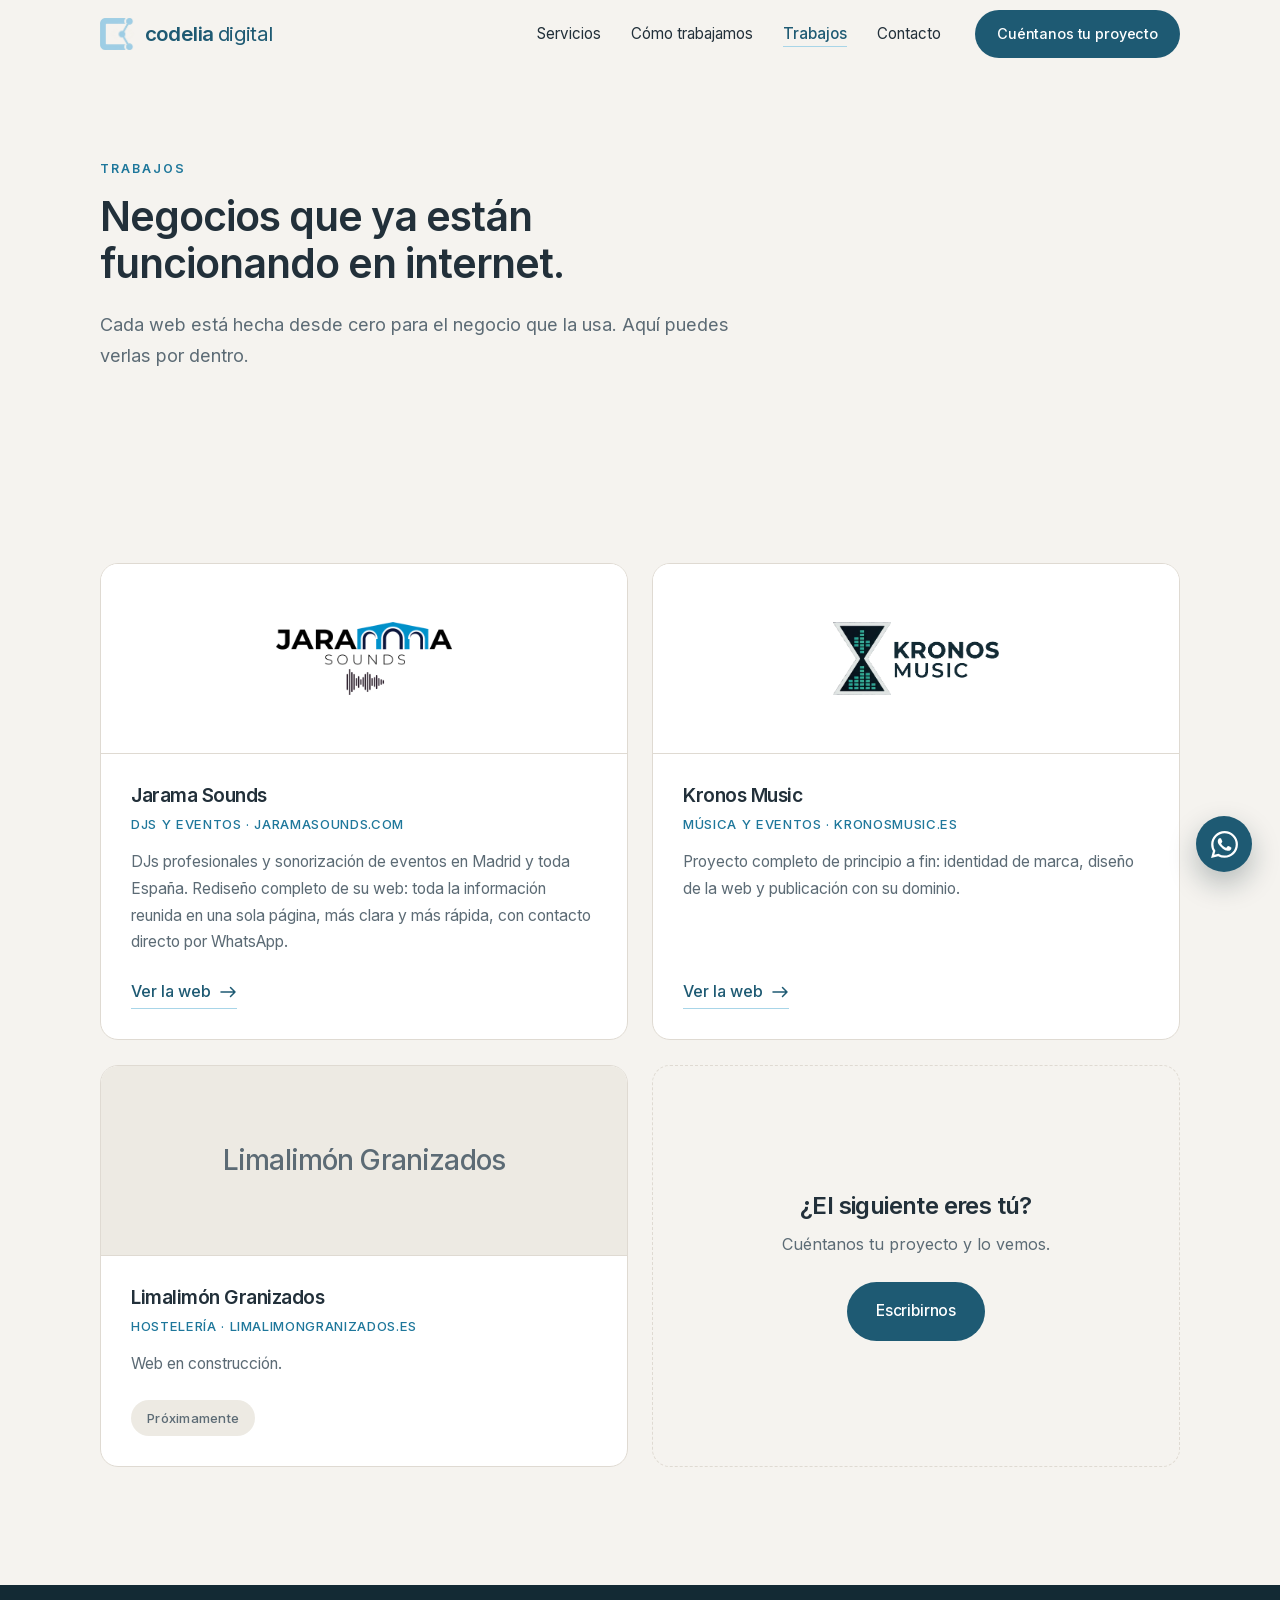
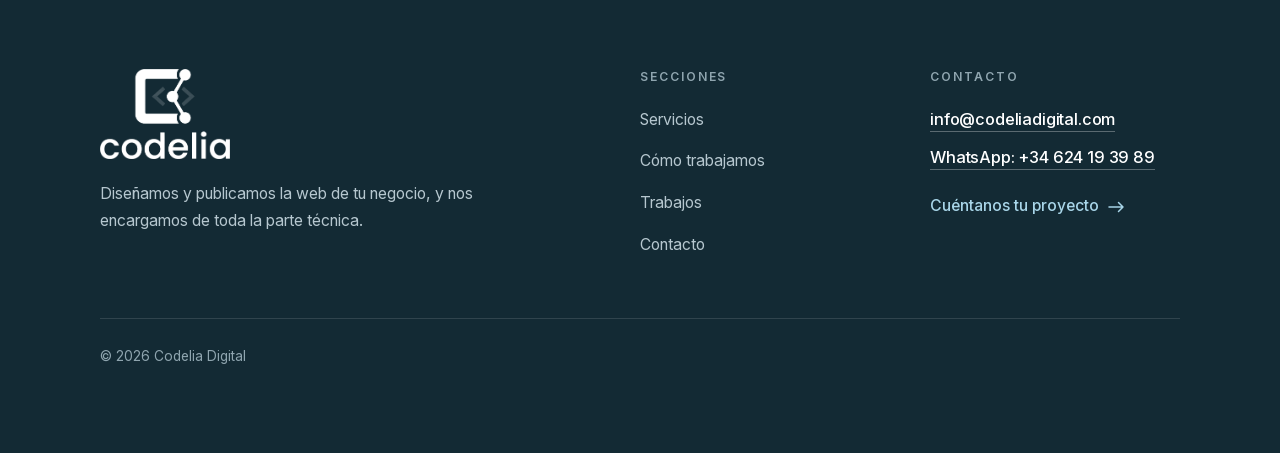
<file: trabajos.html>
<!DOCTYPE html>
<html lang="es">
<head>
<meta charset="utf-8">
<meta name="viewport" content="width=device-width, initial-scale=1">

<title>Trabajos: webs que hemos creado para negocios | Codelia Digital</title>
<meta name="description" content="Webs creadas desde cero para negocios reales: Jarama Sounds (DJs y eventos), Kronos Music y Limalimón Granizados. Mira cómo han quedado.">
<link rel="canonical" href="https://codeliadigital.com/trabajos.html">
<meta name="robots" content="index, follow, max-image-preview:large">
<meta name="theme-color" content="#F5F3EF">

<link rel="icon" href="/favicon.ico" sizes="48x48">
<link rel="icon" type="image/png" sizes="96x96" href="/favicon-96.png">
<link rel="icon" type="image/png" sizes="512x512" href="/favicon.png">
<link rel="apple-touch-icon" href="favicon.png">
<link rel="sitemap" type="application/xml" href="/sitemap.xml">

<meta property="og:type" content="website">
<meta property="og:site_name" content="Codelia Digital">
<meta property="og:locale" content="es_ES">
<meta property="og:url" content="https://codeliadigital.com/trabajos.html">
<meta property="og:title" content="Trabajos: webs que hemos creado para negocios | Codelia Digital">
<meta property="og:description" content="Webs creadas desde cero para negocios reales: Jarama Sounds (DJs y eventos), Kronos Music y Limalimón Granizados. Mira cómo han quedado.">
<meta property="og:image" content="https://codeliadigital.com/img/og-codelia.png">
<meta property="og:image:width" content="1200">
<meta property="og:image:height" content="630">
<meta property="og:image:type" content="image/png">
<meta property="og:image:alt" content="Logo de Codelia">
<meta name="twitter:card" content="summary_large_image">
<meta name="twitter:title" content="Trabajos: webs que hemos creado para negocios | Codelia Digital">
<meta name="twitter:description" content="Webs creadas desde cero para negocios reales: Jarama Sounds (DJs y eventos), Kronos Music y Limalimón Granizados. Mira cómo han quedado.">
<meta name="twitter:image" content="https://codeliadigital.com/img/og-codelia.png">

<link rel="preload" href="fonts/inter-variable-latin.woff2" as="font" type="font/woff2" crossorigin>
<link rel="stylesheet" href="styles.css">
<script>document.documentElement.classList.add('con-js');</script>
</head>

<body>
<a class="salta-al-contenido" href="#contenido">Saltar al contenido</a>

<!-- ===================== Cabecera ===================== -->
<header class="cabecera" id="cabecera">
  <div class="contenedor cabecera__interior">

    <a class="marca" href="/">
      <img src="img/codelia-icono.webp" width="35" height="32" alt="" loading="eager" decoding="async">
      <span>codelia <span class="marca__apellido">digital</span></span>
    </a>

    <button class="hamburguesa" id="hamburguesa" type="button"
            aria-label="Abrir el menú" aria-expanded="false" aria-controls="navegacion">
      <span class="hamburguesa__barras"></span>
    </button>

    <nav class="navegacion" id="navegacion" aria-label="Menú principal">
      <ul class="navegacion__lista">
        <li><a class="navegacion__enlace" href="/#servicios">Servicios</a></li>
        <li><a class="navegacion__enlace" href="/#como-trabajamos">Cómo trabajamos</a></li>
        <li><a class="navegacion__enlace esta-activo" href="trabajos.html" aria-current="page">Trabajos</a></li>
        <li><a class="navegacion__enlace" href="/#contacto">Contacto</a></li>
      </ul>
      <a class="boton boton--principal" href="/#contacto">Cuéntanos tu proyecto</a>
    </nav>

  </div>
</header>

<main id="contenido">

  <!-- ===================== Encabezado de la página ===================== -->
  <section class="encabezado-pagina">
    <div class="contenedor">
      <span class="antetitulo">Trabajos</span>
      <h1 class="titular-seccion">Negocios que ya están funcionando en internet.</h1>
      <p class="entradilla">
        Cada web está hecha desde cero para el negocio que la usa.
        Aquí puedes verlas por dentro.
      </p>
    </div>
  </section>

  <!-- ===================== Rejilla de trabajos ===================== -->
  <section class="seccion">
    <div class="contenedor">
      <div class="rejilla-2">

        <!-- Jarama Sounds -->
        <article class="trabajo aparece">
          <div class="trabajo__marco">
            <img src="img/logo-jarama.webp" width="900" height="380"
                 alt="Logo de Jarama Sounds" loading="lazy" decoding="async">
          </div>
          <div class="trabajo__cuerpo">
            <h2 class="trabajo__nombre">Jarama Sounds</h2>
            <p class="trabajo__tipo">DJs y eventos · jaramasounds.com</p>
            <p class="trabajo__texto">
              DJs profesionales y sonorización de eventos en Madrid y toda España.
              Rediseño completo de su web: toda la información reunida en una sola página,
              más clara y más rápida, con contacto directo por WhatsApp.
            </p>
            <div class="trabajo__pie">
              <a class="enlace-flecha" href="https://jaramasounds.com" target="_blank" rel="noopener">
                Ver la web
                <svg width="17" height="12" viewBox="0 0 17 12" fill="none" stroke="currentColor"
                     stroke-width="1.5" stroke-linecap="round" stroke-linejoin="round"
                     aria-hidden="true" focusable="false">
                  <path d="M1 6h14M10.5 1.5 15 6l-4.5 4.5"/>
                </svg>
              </a>
            </div>
          </div>
        </article>

        <!-- Kronos Music -->
        <article class="trabajo aparece">
          <div class="trabajo__marco">
            <img src="img/logo-kronos.webp" width="878" height="390"
                 alt="Logo de Kronos Music" loading="lazy" decoding="async">
          </div>
          <div class="trabajo__cuerpo">
            <h2 class="trabajo__nombre">Kronos Music</h2>
            <p class="trabajo__tipo">Música y eventos · kronosmusic.es</p>
            <p class="trabajo__texto">
              Proyecto completo de principio a fin: identidad de marca, diseño de la web
              y publicación con su dominio.
            </p>
            <div class="trabajo__pie">
              <a class="enlace-flecha" href="https://kronosmusic.es" target="_blank" rel="noopener">
                Ver la web
                <svg width="17" height="12" viewBox="0 0 17 12" fill="none" stroke="currentColor"
                     stroke-width="1.5" stroke-linecap="round" stroke-linejoin="round"
                     aria-hidden="true" focusable="false">
                  <path d="M1 6h14M10.5 1.5 15 6l-4.5 4.5"/>
                </svg>
              </a>
            </div>
          </div>
        </article>

        <!-- Limalimón Granizados -->
        <article class="trabajo trabajo--proximo aparece">
          <div class="trabajo__marco">
            <span class="trabajo__nombre-suave">Limalimón Granizados</span>
          </div>
          <div class="trabajo__cuerpo">
            <h2 class="trabajo__nombre">Limalimón Granizados</h2>
            <p class="trabajo__tipo">Hostelería · limalimongranizados.es</p>
            <p class="trabajo__texto">Web en construcción.</p>
            <div class="trabajo__pie">
              <span class="etiqueta-gris">Próximamente</span>
            </div>
          </div>
        </article>

        <!-- Llamada final -->
        <article class="trabajo--llamada aparece">
          <h2>¿El siguiente eres tú?</h2>
          <p>Cuéntanos tu proyecto y lo vemos.</p>
          <a class="boton boton--principal" href="/#contacto">Escribirnos</a>
        </article>

      </div>
    </div>
  </section>

</main>

<!-- Botón flotante de WhatsApp -->
<a class="flotante" href="https://wa.me/34624193989?text=Hola%2C%20Codelia.%20Os%20escribo%20desde%20vuestra%20web." target="_blank" rel="noopener"
   aria-label="Escríbenos por WhatsApp">
  <svg viewBox="0 0 24 24" fill="currentColor" aria-hidden="true" focusable="false"><path d="M17.472 14.382c-.297-.149-1.758-.867-2.03-.967-.273-.099-.471-.148-.67.15-.197.297-.767.966-.94 1.164-.173.199-.347.223-.644.075-.297-.15-1.255-.463-2.39-1.475-.883-.788-1.48-1.761-1.653-2.059-.173-.297-.018-.458.13-.606.134-.133.298-.347.446-.52.149-.174.198-.298.298-.497.099-.198.05-.371-.025-.52-.075-.149-.669-1.612-.916-2.207-.242-.579-.487-.5-.669-.51-.173-.008-.371-.01-.57-.01-.198 0-.52.074-.792.372-.272.297-1.04 1.016-1.04 2.479 0 1.462 1.065 2.875 1.213 3.074.149.198 2.096 3.2 5.077 4.487.709.306 1.262.489 1.694.625.712.227 1.36.195 1.871.118.571-.085 1.758-.719 2.006-1.413.248-.694.248-1.289.173-1.413-.074-.124-.272-.198-.57-.347m-5.421 7.403h-.004a9.87 9.87 0 0 1-5.031-1.378l-.361-.214-3.741.982.998-3.648-.235-.374a9.86 9.86 0 0 1-1.51-5.26c.001-5.45 4.436-9.884 9.888-9.884 2.64 0 5.122 1.03 6.988 2.898a9.825 9.825 0 0 1 2.893 6.994c-.003 5.45-4.437 9.884-9.885 9.884m8.413-18.297A11.815 11.815 0 0 0 12.050 0C5.495 0 .16 5.335.157 11.892c0 2.096.547 4.142 1.588 5.945L.057 24l6.305-1.654a11.882 11.882 0 0 0 5.683 1.448h.005c6.554 0 11.89-5.335 11.893-11.893a11.821 11.821 0 0 0-3.48-8.413z"/></svg>
</a>

<!-- ===================== Pie de página ===================== -->
<footer class="pie">
  <div class="contenedor">

    <div class="pie__columnas">

      <div class="pie__marca">
        <img class="pie__logo" src="img/codelia-logo-blanco.webp" width="614" height="427"
             alt="Codelia" loading="lazy" decoding="async">
        <p class="pie__lema">
          Diseñamos y publicamos la web de tu negocio, y nos encargamos
          de toda la parte técnica.
        </p>
      </div>

      <nav class="pie__bloque" aria-labelledby="pie-secciones">
        <h2 class="pie__encabezado" id="pie-secciones">Secciones</h2>
        <ul class="pie__lista">
          <li><a href="/#servicios">Servicios</a></li>
          <li><a href="/#como-trabajamos">Cómo trabajamos</a></li>
          <li><a href="trabajos.html">Trabajos</a></li>
          <li><a href="/#contacto">Contacto</a></li>
        </ul>
      </nav>

      <div class="pie__bloque">
        <h2 class="pie__encabezado">Contacto</h2>
        <p class="pie__correo"><a href="mailto:info@codeliadigital.com">info@codeliadigital.com</a></p>
        <p class="pie__correo pie__whatsapp"><a href="https://wa.me/34624193989?text=Hola%2C%20Codelia.%20Os%20escribo%20desde%20vuestra%20web." target="_blank" rel="noopener">WhatsApp: +34 624 19 39 89</a></p>
        <a class="pie__destacado" href="/#contacto">
          Cuéntanos tu proyecto
          <svg width="17" height="12" viewBox="0 0 17 12" fill="none" stroke="currentColor"
                 stroke-width="1.5" stroke-linecap="round" stroke-linejoin="round"
                 aria-hidden="true" focusable="false">
              <path d="M1 6h14M10.5 1.5 15 6l-4.5 4.5"/>
            </svg>
        </a>
      </div>

    </div>

    <div class="pie__franja">© 2026 Codelia Digital</div>

  </div>
</footer>

<script type="application/ld+json">
{
  "@context": "https://schema.org",
  "@graph": [
    {
      "@type": "CollectionPage",
      "@id": "https://codeliadigital.com/trabajos.html#pagina",
      "url": "https://codeliadigital.com/trabajos.html",
      "name": "Trabajos de Codelia: webs creadas para negocios",
      "inLanguage": "es",
      "isPartOf": { "@type": "WebSite", "@id": "https://codeliadigital.com/#web", "url": "https://codeliadigital.com/", "name": "Codelia Digital" },
      "publisher": { "@type": "Organization", "@id": "https://codeliadigital.com/#organizacion", "name": "Codelia Digital", "url": "https://codeliadigital.com/" }
    },
    {
      "@type": "BreadcrumbList",
      "itemListElement": [
        { "@type": "ListItem", "position": 1, "name": "Inicio", "item": "https://codeliadigital.com/" },
        { "@type": "ListItem", "position": 2, "name": "Trabajos", "item": "https://codeliadigital.com/trabajos.html" }
      ]
    }
  ]
}
</script>

<script src="script.js"></script>
</body>
</html>
</file>
<file: styles.css>
/* ==========================================================================
   Codelia — hoja de estilos
   Web estática. Sin librerías, sin llamadas a servidores externos.
   ========================================================================== */

/* --- Tipografía autoalojada (Inter variable, subconjunto latino) ---------- */
@font-face {
  font-family: 'Inter';
  src: url('fonts/inter-variable-latin.woff2') format('woff2');
  font-weight: 100 900;
  font-style: normal;
  font-display: swap;
}

/* --- Paleta y medidas ----------------------------------------------------- */
:root {
  --crema:      #F5F3EF;
  --crema-2:    #EDEAE3;
  --blanco:     #FFFFFF;
  --azul:       #A8D5E8;
  --azul-hondo: #1E5A73;
  --azul-medio: #1E779B;
  --tinta:      #22303A;
  --texto-2:    #5C6B75;
  --borde:      #DFDAD2;
  --noche:      #132A34;
  --noche-texto:#B6C7CF;  /* texto y enlaces del pie (mínimo que pide el brief) */
  --noche-apagado:#8FA5AF; /* encabezados pequeños y © del pie */

  --ancho: 1120px;
  --radio: 18px;
  --radio-s: 12px;
  --cabecera: 68px;
  --transicion: 260ms cubic-bezier(.4, 0, .2, 1);
}

/* --- Base ----------------------------------------------------------------- */
*, *::before, *::after { box-sizing: border-box; }

html {
  scroll-behavior: smooth;
  scroll-padding-top: calc(var(--cabecera) + 16px);
  -webkit-text-size-adjust: 100%;
}

body {
  margin: 0;
  background: var(--crema);
  color: var(--tinta);
  font-family: 'Inter', 'Helvetica Neue', Arial, sans-serif;
  font-size: 1rem;
  line-height: 1.7;
  font-weight: 400;
  -webkit-font-smoothing: antialiased;
  -moz-osx-font-smoothing: grayscale;
  overflow-x: hidden;
}

img { max-width: 100%; height: auto; display: block; }

h1, h2, h3, h4 {
  margin: 0;
  color: var(--tinta);
  font-weight: 600;
  line-height: 1.15;
  letter-spacing: -0.025em;
  text-wrap: balance;
}

p { margin: 0; }

a { color: var(--azul-hondo); text-decoration-thickness: 1px; text-underline-offset: 3px; }

:focus-visible {
  outline: 2px solid var(--azul-hondo);
  outline-offset: 3px;
  border-radius: 4px;
}

.contenedor {
  width: 100%;
  max-width: var(--ancho);
  margin-inline: auto;
  padding-inline: 20px;
}

.seccion { padding-block: clamp(76px, 13vw, 118px); }

.salta-al-contenido {
  position: absolute;
  left: -9999px;
  top: 0;
  background: var(--azul-hondo);
  color: #fff;
  padding: 12px 20px;
  border-radius: 0 0 var(--radio-s) 0;
  z-index: 200;
}
.salta-al-contenido:focus { left: 0; }

/* --- Piezas de texto reutilizables ---------------------------------------- */
.antetitulo {
  display: block;
  margin: 0 0 16px;
  color: var(--azul-medio);
  font-size: 0.775rem;
  font-weight: 600;
  letter-spacing: 0.16em;
  text-transform: uppercase;
  line-height: 1.4;
}

.titular-seccion {
  font-size: clamp(1.7rem, 5.4vw, 2.55rem);
  max-width: 20ch;
}

.entradilla {
  margin-top: 22px;
  max-width: 62ch;
  color: var(--texto-2);
  font-size: clamp(1.02rem, 2.2vw, 1.13rem);
  line-height: 1.72;
}

.centrado { text-align: center; }
.centrado .titular-seccion,
.centrado .entradilla { margin-inline: auto; }

/* --- Botones -------------------------------------------------------------- */
.boton {
  display: inline-flex;
  align-items: center;
  justify-content: center;
  gap: 10px;
  padding: 15px 28px;
  border: 1px solid transparent;
  border-radius: 999px;
  font: inherit;
  font-size: 0.975rem;
  font-weight: 500;
  letter-spacing: -0.01em;
  text-decoration: none;
  cursor: pointer;
  transition: background-color var(--transicion), color var(--transicion),
              border-color var(--transicion), transform var(--transicion);
}

.boton--principal {
  background: var(--azul-hondo);
  color: #fff;
}
.boton--principal:hover { background: #17475B; transform: translateY(-1px); }

.boton--secundario {
  background: transparent;
  border-color: var(--borde);
  color: var(--azul-hondo);
}
.boton--secundario:hover { border-color: var(--azul-hondo); background: rgba(30, 90, 115, .05); }

.enlace-flecha {
  display: inline-flex;
  align-items: center;
  gap: 9px;
  color: var(--azul-hondo);
  font-weight: 500;
  text-decoration: none;
  border-bottom: 1px solid var(--azul);
  padding-bottom: 3px;
  transition: border-color var(--transicion), gap var(--transicion);
}
.enlace-flecha:hover { border-bottom-color: var(--azul-hondo); gap: 14px; }
.enlace-flecha svg { flex: none; }

/* --- Cabecera ------------------------------------------------------------- */
.cabecera {
  position: fixed;
  inset: 0 0 auto 0;
  z-index: 100;
  background: transparent;
  transition: background-color var(--transicion), box-shadow var(--transicion);
}

.cabecera.esta-fija {
  background: rgba(245, 243, 239, .92);
  -webkit-backdrop-filter: saturate(140%) blur(12px);
  backdrop-filter: saturate(140%) blur(12px);
  box-shadow: 0 1px 0 var(--borde), 0 8px 26px rgba(19, 42, 52, .05);
}

.cabecera__interior {
  display: flex;
  align-items: center;
  justify-content: space-between;
  gap: 16px;
  min-height: var(--cabecera);
}

.marca {
  display: inline-flex;
  align-items: center;
  gap: 10px;
  color: var(--azul-hondo);
  font-size: 1.28rem;
  font-weight: 600;
  letter-spacing: -0.03em;
  text-decoration: none;
  flex: none;
}
.marca img { height: 32px; width: auto; }
.marca__apellido { font-weight: 400; }

.navegacion { display: flex; align-items: center; gap: 34px; }

.navegacion__lista {
  display: flex;
  align-items: center;
  gap: 30px;
  margin: 0;
  padding: 0;
  list-style: none;
}

.navegacion__enlace {
  color: var(--tinta);
  font-size: 0.95rem;
  font-weight: 400;
  text-decoration: none;
  padding-bottom: 3px;
  border-bottom: 1px solid transparent;
  transition: color var(--transicion), border-color var(--transicion);
}
.navegacion__enlace:hover { color: var(--azul-hondo); border-bottom-color: var(--azul); }
.navegacion__enlace.esta-activo {
  color: var(--azul-hondo);
  font-weight: 500;
  border-bottom-color: var(--azul);
}

.cabecera .boton { padding: 11px 21px; font-size: 0.9rem; }

.hamburguesa {
  display: none;
  width: 44px;
  height: 44px;
  padding: 0;
  border: 1px solid var(--borde);
  border-radius: 10px;
  background: transparent;
  color: var(--tinta);
  cursor: pointer;
  align-items: center;
  justify-content: center;
  flex: none;
}
.hamburguesa__barras { display: block; width: 18px; height: 12px; position: relative; }
.hamburguesa__barras::before,
.hamburguesa__barras::after {
  content: '';
  position: absolute;
  left: 0;
  width: 18px;
  height: 1.5px;
  background: currentColor;
  border-radius: 2px;
  transition: transform var(--transicion), top var(--transicion);
}
.hamburguesa__barras::before { top: 1px; }
.hamburguesa__barras::after { top: 9px; }
.hamburguesa[aria-expanded="true"] .hamburguesa__barras::before { top: 5px; transform: rotate(45deg); }
.hamburguesa[aria-expanded="true"] .hamburguesa__barras::after { top: 5px; transform: rotate(-45deg); }

@media (max-width: 900px) {
  .hamburguesa { display: inline-flex; }

  .navegacion {
    position: absolute;
    top: 100%;
    left: 0;
    right: 0;
    display: none;
    flex-direction: column;
    align-items: stretch;
    gap: 0;
    padding: 8px 20px 26px;
    background: var(--crema);
    border-bottom: 1px solid var(--borde);
    box-shadow: 0 14px 30px rgba(19, 42, 52, .07);
  }
  .navegacion.esta-abierta { display: flex; }

  .navegacion__lista { flex-direction: column; align-items: stretch; gap: 0; }
  .navegacion__enlace {
    display: block;
    padding: 15px 0;
    font-size: 1.03rem;
    border-bottom: 1px solid var(--borde);
  }
  .navegacion__enlace:hover { border-bottom-color: var(--borde); }
  .navegacion__enlace.esta-activo { border-bottom-color: var(--borde); }
  .navegacion .boton { margin-top: 22px; width: 100%; padding: 15px 24px; font-size: 0.975rem; }
}

/* --- 1. Portada ----------------------------------------------------------- */
.portada {
  position: relative;
  overflow: hidden;
  padding-top: calc(var(--cabecera) + clamp(56px, 12vw, 104px));
  padding-bottom: clamp(84px, 14vw, 130px);
  text-align: center;
}

.portada__adorno {
  position: absolute;
  top: 0;
  left: 50%;
  translate: -50% 0;
  width: min(1400px, 190vw);
  max-width: none;
  height: auto;
  pointer-events: none;
  opacity: .5;
  z-index: 0;
}

.portada__interior { position: relative; z-index: 1; }

.portada__logo {
  width: min(280px, 68vw);
  margin: 0 auto clamp(34px, 6vw, 48px);
}

.portada__titular {
  font-size: clamp(2.05rem, 7.4vw, 3.5rem);
  letter-spacing: -0.035em;
  max-width: 16ch;
  margin-inline: auto;
}

.portada__apoyo {
  margin: clamp(20px, 3vw, 26px) auto 0;
  max-width: 54ch;
  color: var(--texto-2);
  font-size: clamp(1.03rem, 2.4vw, 1.17rem);
  line-height: 1.72;
}

.portada__botones {
  display: flex;
  flex-wrap: wrap;
  justify-content: center;
  gap: 14px;
  margin-top: clamp(34px, 5vw, 44px);
}

@media (max-width: 460px) {
  .portada__botones { flex-direction: column; }
  .portada__botones .boton { width: 100%; }
}

/* --- Rejillas y tarjetas -------------------------------------------------- */
.rejilla-2 {
  display: grid;
  grid-template-columns: 1fr;
  gap: 20px;
  margin-top: clamp(40px, 6vw, 58px);
}

@media (min-width: 760px) {
  .rejilla-2 { grid-template-columns: repeat(2, 1fr); gap: 24px; }
}

.tarjeta {
  background: var(--blanco);
  border: 1px solid var(--borde);
  border-radius: var(--radio);
  padding: clamp(26px, 4vw, 36px);
}

.tarjeta__titulo {
  font-size: 1.16rem;
  font-weight: 600;
  letter-spacing: -0.02em;
}

.tarjeta__texto {
  margin-top: 12px;
  color: var(--texto-2);
  font-size: 0.98rem;
  line-height: 1.72;
}

/* Iconos de servicios */
.tarjeta__icono {
  display: flex;
  align-items: center;
  justify-content: center;
  width: 46px;
  height: 46px;
  margin-bottom: 22px;
  border-radius: 12px;
  background: rgba(168, 213, 232, .3);
  color: var(--azul-hondo);
}
.tarjeta__icono svg { width: 24px; height: 24px; }

/* --- 4. Cómo trabajamos --------------------------------------------------- */
.pasos {
  margin: clamp(40px, 6vw, 58px) 0 0;
  padding: 0;
  list-style: none;
  border-top: 1px solid var(--borde);
}

.paso {
  display: grid;
  grid-template-columns: 46px minmax(0, 1fr);
  grid-template-areas:
    "numero titulo"
    "texto  texto";
  column-gap: 18px;
  row-gap: 0;
  align-items: start;
  padding: clamp(26px, 4vw, 34px) 0;
  border-bottom: 1px solid var(--borde);
}

.paso__numero {
  grid-area: numero;
  display: flex;
  align-items: center;
  justify-content: center;
  width: 46px;
  height: 46px;
  border-radius: 50%;
  background: var(--azul);
  color: var(--azul-hondo);
  font-size: 1.12rem;
  font-weight: 700;
  letter-spacing: -0.02em;
}

.paso__titulo { grid-area: titulo; align-self: center; font-size: 1.16rem; }
.paso__texto { grid-area: texto; margin-top: 14px; color: var(--texto-2); font-size: 0.98rem; }

@media (min-width: 760px) {
  .paso {
    grid-template-columns: 56px minmax(0, 22ch) minmax(0, 1fr);
    grid-template-areas: "numero titulo texto";
    column-gap: 28px;
  }
  .paso__numero { width: 56px; height: 56px; font-size: 1.22rem; align-self: start; }
  .paso__titulo { align-self: start; font-size: 1.24rem; }
  .paso__texto { margin-top: 0; }
}

/* --- 5. Trabajos ---------------------------------------------------------- */
.trabajo {
  display: flex;
  flex-direction: column;
  background: var(--blanco);
  border: 1px solid var(--borde);
  border-radius: var(--radio);
  overflow: hidden;
}

.trabajo__marco {
  display: flex;
  align-items: center;
  justify-content: center;
  min-height: 170px;
  padding: 34px 30px;
  background: var(--blanco);
  border-bottom: 1px solid var(--borde);
}
.trabajo__marco img { width: auto; max-height: 74px; max-width: 100%; }

.trabajo__cuerpo { padding: clamp(24px, 3.4vw, 30px); flex: 1; display: flex; flex-direction: column; }
.trabajo__nombre { font-size: 1.2rem; }
.trabajo__tipo {
  margin-top: 7px;
  color: var(--azul-medio);
  font-size: 0.82rem;
  font-weight: 500;
  letter-spacing: 0.05em;
  text-transform: uppercase;
}
.trabajo__texto { margin-top: 14px; color: var(--texto-2); font-size: 0.98rem; }
.trabajo__pie { margin-top: auto; padding-top: 22px; }

/* Trabajos: variantes de la página interior */
.trabajo--proximo { opacity: .6; }
.trabajo--proximo .trabajo__marco { background: var(--crema-2); }
.trabajo__nombre-suave {
  color: var(--texto-2);
  font-size: clamp(1.35rem, 4vw, 1.75rem);
  font-weight: 500;
  letter-spacing: -0.03em;
  text-align: center;
}

.etiqueta-gris {
  display: inline-block;
  padding: 7px 16px;
  border-radius: 999px;
  background: var(--crema-2);
  color: var(--texto-2);
  font-size: 0.82rem;
  font-weight: 500;
  letter-spacing: 0.02em;
}

.trabajo--llamada {
  display: flex;
  flex-direction: column;
  align-items: center;
  justify-content: center;
  gap: 12px;
  padding: clamp(40px, 6vw, 56px) clamp(26px, 4vw, 40px);
  background: transparent;
  border: 1px dashed var(--borde);
  border-radius: var(--radio);
  text-align: center;
  min-height: 240px;
}
.trabajo--llamada h3 { font-size: 1.32rem; }
.trabajo--llamada p { color: var(--texto-2); }
.trabajo--llamada .boton { margin-top: 12px; }

@media (min-width: 760px) {
  .trabajo__marco { min-height: 190px; }
}

/* --- 5. Trabajos: franja de llamada (solo en el inicio) -------------------- */
/* Es un recuadro dentro del contenedor, no una sección entera: el fondo de la
   página sigue siendo crema de arriba abajo. */
.franja {
  background: var(--crema-2);
  border-radius: var(--radio);
  padding: clamp(46px, 8vw, 82px) clamp(24px, 5vw, 60px);
}

/* Sobre el crema-2 el azul medio se queda en 4,19:1 y no llega a AA.
   Solo aquí, el antetítulo pasa al azul hondo: mismo azul de la familia,
   pero legible (6,29:1). */
.franja .antetitulo { color: var(--azul-hondo); }

.franja__boton { margin-top: clamp(28px, 4vw, 36px); }

/* --- 6. Dos formas de trabajar -------------------------------------------- */
.modalidad { display: flex; flex-direction: column; }

.modalidad__etiqueta {
  display: block;
  margin-bottom: 16px;
  color: var(--azul-medio);
  font-size: 0.755rem;
  font-weight: 600;
  letter-spacing: 0.16em;
  text-transform: uppercase;
}

.modalidad__titulo { font-size: clamp(1.28rem, 3.2vw, 1.5rem); }
.modalidad__texto { margin-top: 14px; color: var(--texto-2); font-size: 0.98rem; }

.lista-marcas {
  margin: 26px 0 0;
  padding: 24px 0 0;
  list-style: none;
  border-top: 1px solid var(--borde);
}
.lista-marcas li {
  display: grid;
  grid-template-columns: 18px 1fr;
  gap: 12px;
  align-items: start;
  padding: 9px 0;
  color: var(--tinta);
  font-size: 0.96rem;
  line-height: 1.6;
}
.lista-marcas svg { width: 18px; height: 18px; margin-top: 4px; color: var(--azul-hondo); flex: none; }

.nota-centrada {
  margin-top: clamp(34px, 4.5vw, 44px);
  text-align: center;
  color: var(--texto-2);
  font-size: 1rem;
}

/* --- 7. Preguntas frecuentes --------------------------------------------- */
.preguntas {
  display: grid;
  gap: 14px;
  margin-top: clamp(40px, 6vw, 54px);
  max-width: 820px;
}

.pregunta {
  background: var(--blanco);
  border: 1px solid var(--borde);
  border-radius: var(--radio-s);
  transition: border-color var(--transicion);
}
.pregunta[open] { border-color: #CFC8BD; }

.pregunta__titulo {
  display: flex;
  align-items: center;
  justify-content: space-between;
  gap: 18px;
  padding: 20px clamp(20px, 3.5vw, 28px);
  font-size: 1.04rem;
  font-weight: 600;
  letter-spacing: -0.015em;
  color: var(--tinta);
  cursor: pointer;
  list-style: none;
}
.pregunta__titulo::-webkit-details-marker { display: none; }

/* El + que gira y se convierte en × al abrir */
.pregunta__titulo::after {
  content: '';
  flex: none;
  width: 14px;
  height: 14px;
  background:
    linear-gradient(var(--azul-hondo), var(--azul-hondo)) center / 14px 1.6px no-repeat,
    linear-gradient(var(--azul-hondo), var(--azul-hondo)) center / 1.6px 14px no-repeat;
  transition: transform var(--transicion);
}
.pregunta[open] .pregunta__titulo::after { transform: rotate(45deg); }

.pregunta__titulo:focus-visible {
  outline: 2px solid var(--azul-hondo);
  outline-offset: 3px;
  border-radius: var(--radio-s);
}

.pregunta__texto {
  padding: 0 clamp(20px, 3.5vw, 28px) 22px;
  color: var(--texto-2);
  font-size: 0.98rem;
  line-height: 1.72;
  max-width: 68ch;
}

/* Antetítulo de la portada: un poco más de aire bajo el logo */
.portada__antetitulo { margin-bottom: 14px; }
.portada__antetitulo span { white-space: nowrap; }

/* --- 8. Contacto ---------------------------------------------------------- */
.contacto__caja {
  margin-top: clamp(40px, 6vw, 54px);
  background: var(--blanco);
  border: 1px solid var(--borde);
  border-radius: var(--radio);
  padding: clamp(26px, 4.5vw, 44px);
}

.campo { margin-bottom: 22px; }
.campo:last-of-type { margin-bottom: 0; }

.campo label {
  display: block;
  margin-bottom: 9px;
  font-size: 0.925rem;
  font-weight: 500;
  color: var(--tinta);
}

.campo__opcional { color: var(--texto-2); font-weight: 400; }

.campo input,
.campo select,
.campo textarea {
  width: 100%;
  padding: 14px 16px;
  border: 1px solid var(--borde);
  border-radius: var(--radio-s);
  background: var(--crema);
  color: var(--tinta);
  font: inherit;
  font-size: 1rem;
  line-height: 1.5;
  transition: border-color var(--transicion), background-color var(--transicion);
}

.campo textarea { min-height: 132px; resize: vertical; }

.campo input::placeholder,
.campo textarea::placeholder { color: var(--texto-2); opacity: 1; }

.campo input:hover,
.campo select:hover,
.campo textarea:hover { border-color: #CFC8BD; }

.campo input:focus,
.campo select:focus,
.campo textarea:focus {
  outline: none;
  border-color: var(--azul-hondo);
  background: var(--blanco);
  box-shadow: 0 0 0 3px rgba(168, 213, 232, .4);
}

.campo select {
  appearance: none;
  -webkit-appearance: none;
  background-image: url("data:image/svg+xml,%3Csvg xmlns='http://www.w3.org/2000/svg' width='14' height='9' viewBox='0 0 14 9' fill='none'%3E%3Cpath d='M1 1.5 7 7.5 13 1.5' stroke='%231E5A73' stroke-width='1.6' stroke-linecap='round' stroke-linejoin='round'/%3E%3C/svg%3E");
  background-repeat: no-repeat;
  background-position: right 17px center;
  padding-right: 46px;
  cursor: pointer;
}

.contacto__envio { margin-top: 30px; }

.aviso-correo {
  margin: 0 0 18px;
  color: var(--texto-2);
  font-size: 0.885rem;
  line-height: 1.6;
  max-width: 58ch;
}

.contacto__botones {
  display: flex;
  flex-direction: column;
  gap: 12px;
}
.contacto__botones .boton { width: 100%; }
.contacto__botones .boton svg { width: 20px; height: 20px; flex: none; }
@media (min-width: 560px) {
  .contacto__botones { flex-direction: row; flex-wrap: wrap; }
  .contacto__botones .boton { width: auto; min-width: 230px; }
}

.plan-b {
  margin-top: clamp(28px, 4vw, 36px);
  padding-top: clamp(26px, 4vw, 32px);
  border-top: 1px solid var(--borde);
}

.plan-b__texto { color: var(--texto-2); font-size: 0.95rem; }

.plan-b__fila {
  display: flex;
  flex-wrap: wrap;
  align-items: center;
  gap: 14px;
  margin-top: 12px;
}

.plan-b__correo {
  color: var(--azul-hondo);
  font-size: clamp(1.13rem, 3.6vw, 1.35rem);
  font-weight: 600;
  letter-spacing: -0.02em;
  text-decoration: none;
  border-bottom: 1px solid var(--azul);
  padding-bottom: 2px;
  word-break: break-word;
}
.plan-b__correo:hover { border-bottom-color: var(--azul-hondo); }

.plan-b__whatsapp { display: inline-flex; align-items: center; gap: 10px; }
.plan-b__whatsapp svg { width: 20px; height: 20px; flex: none; }

.boton-copiar {
  display: inline-flex;
  align-items: center;
  gap: 7px;
  padding: 8px 16px;
  border: 1px solid var(--borde);
  border-radius: 999px;
  background: transparent;
  color: var(--azul-hondo);
  font: inherit;
  font-size: 0.85rem;
  font-weight: 500;
  cursor: pointer;
  transition: border-color var(--transicion), background-color var(--transicion);
}
.boton-copiar:hover { border-color: var(--azul-hondo); background: rgba(30, 90, 115, .05); }
.boton-copiar svg { width: 14px; height: 14px; display: none; }
.boton-copiar.esta-copiado svg { display: block; }

/* --- 9. Pie de página ----------------------------------------------------- */
/* Fondo oscuro: aquí el azul claro de la marca SÍ se lee (9,48:1 sobre el noche)
   y es el color del enlace destacado. El gris --texto-2 no se usa nunca aquí. */
.pie {
  background: var(--noche);
  color: var(--noche-texto);
  padding-block: clamp(56px, 8vw, 84px);
}

.pie__columnas {
  display: grid;
  grid-template-columns: 1fr;
  gap: clamp(38px, 6vw, 48px);
}

.pie__logo { width: 130px; margin-bottom: 22px; }

.pie__lema {
  max-width: 40ch;
  color: var(--noche-texto);
  font-size: 0.98rem;
  line-height: 1.7;
}

.pie__encabezado {
  margin: 0 0 20px;
  color: var(--noche-apagado);
  font-size: 0.755rem;
  font-weight: 600;
  letter-spacing: 0.16em;
  text-transform: uppercase;
  line-height: 1.4;
}

.pie__lista { margin: 0; padding: 0; list-style: none; }
.pie__lista li + li { margin-top: 14px; }

.pie__lista a {
  color: var(--noche-texto);
  font-size: 0.98rem;
  text-decoration: none;
  transition: color var(--transicion);
}
.pie__lista a:hover { color: #fff; }

.pie__correo {
  font-size: 1.02rem;
  font-weight: 500;
  letter-spacing: -0.01em;
}
.pie__correo a {
  color: #fff;
  text-decoration: none;
  border-bottom: 1px solid rgba(255, 255, 255, .3);
  padding-bottom: 2px;
  transition: border-color var(--transicion);
  word-break: break-word;
}
.pie__correo a:hover { border-bottom-color: #fff; }
.pie__whatsapp { margin-top: 10px; }

.pie__destacado {
  display: inline-flex;
  align-items: center;
  gap: 9px;
  margin-top: 22px;
  color: var(--azul);
  font-size: 0.98rem;
  font-weight: 500;
  text-decoration: none;
  transition: gap var(--transicion);
}
.pie__destacado:hover { gap: 14px; }
.pie__destacado svg { flex: none; }

.pie__franja {
  margin-top: clamp(44px, 6vw, 60px);
  padding-top: 26px;
  border-top: 1px solid rgba(255, 255, 255, .12);
  color: var(--noche-apagado);
  font-size: 0.86rem;
}

@media (min-width: 760px) {
  .pie__columnas { grid-template-columns: 2fr 1fr 1fr; gap: 40px; }
}

/* --- Página de trabajos --------------------------------------------------- */
.encabezado-pagina {
  padding-top: calc(var(--cabecera) + clamp(52px, 10vw, 92px));
  padding-bottom: clamp(10px, 2vw, 16px);
}

/* --- Animación de aparición ----------------------------------------------- */
/* Solo se oculta si hay JavaScript: sin él, todo se ve desde el principio. */
.con-js .aparece {
  opacity: 0;
  transform: translateY(20px);
  transition: opacity 620ms cubic-bezier(.4, 0, .2, 1), transform 620ms cubic-bezier(.4, 0, .2, 1);
  will-change: opacity, transform;
}
.con-js .aparece.esta-visible { opacity: 1; transform: none; }

@media (prefers-reduced-motion: reduce) {
  html { scroll-behavior: auto; }
  .con-js .aparece { opacity: 1; transform: none; transition: none; }
  *, *::before, *::after {
    animation-duration: .01ms !important;
    transition-duration: .01ms !important;
  }
}

/* --- Botón flotante de WhatsApp ------------------------------------------- */
.flotante {
  position: fixed;
  right: 18px;
  bottom: 18px;
  z-index: 90;
  display: flex;
  align-items: center;
  justify-content: center;
  width: 56px;
  height: 56px;
  border-radius: 50%;
  background: var(--azul-hondo);
  color: #fff;
  box-shadow: 0 12px 28px rgba(19, 42, 52, .28);
  transition: transform var(--transicion), background-color var(--transicion),
              opacity .3s ease, visibility .3s ease;
}
.flotante:hover { background: #17475B; transform: translateY(-3px); }
.flotante:focus-visible { outline: 2px solid var(--azul-hondo); outline-offset: 4px; }
.flotante svg { width: 27px; height: 27px; flex: none; }

/* Se esconde en el formulario y en el pie, donde ya están el WhatsApp y el correo */
.flotante--oculto { opacity: 0; visibility: hidden; pointer-events: none; }

@media (min-width: 900px) { .flotante { right: 28px; bottom: 28px; } }
@media (prefers-reduced-motion: reduce) { .flotante { transition: none; } }
</file>
